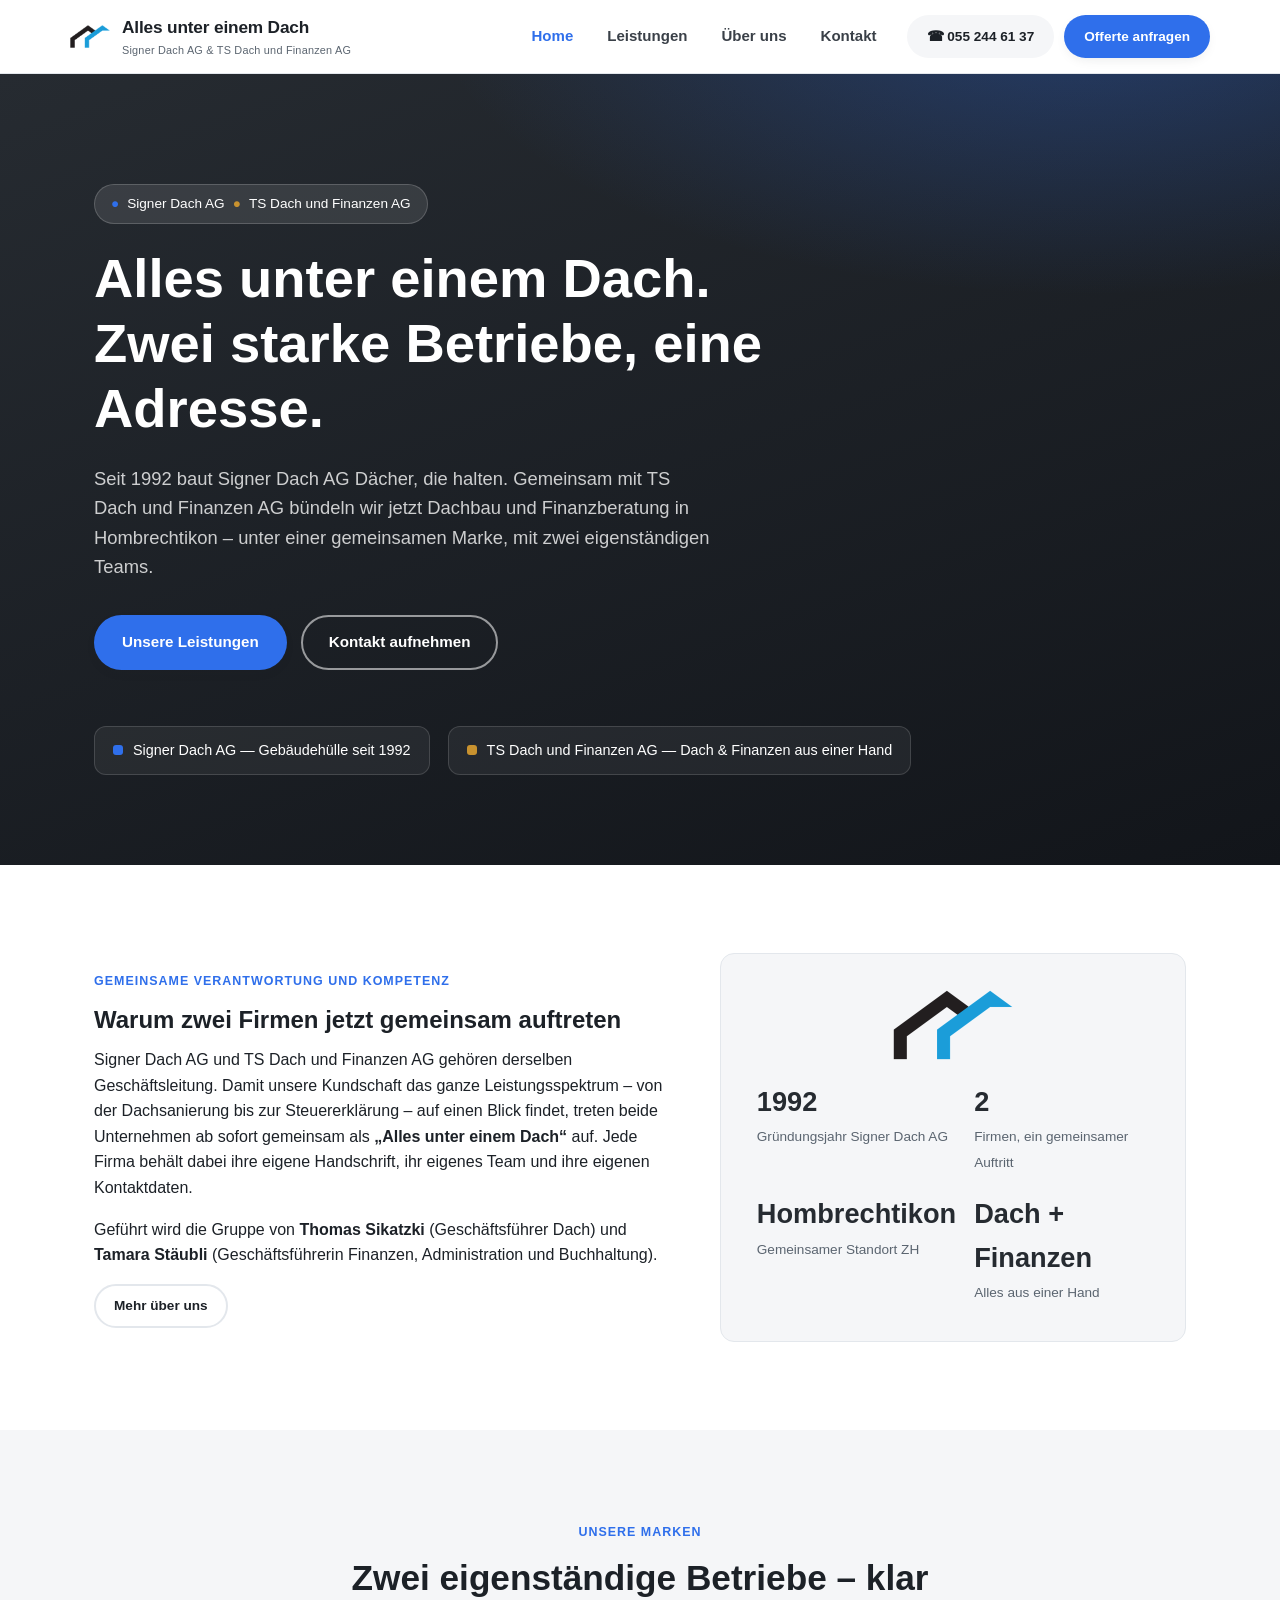
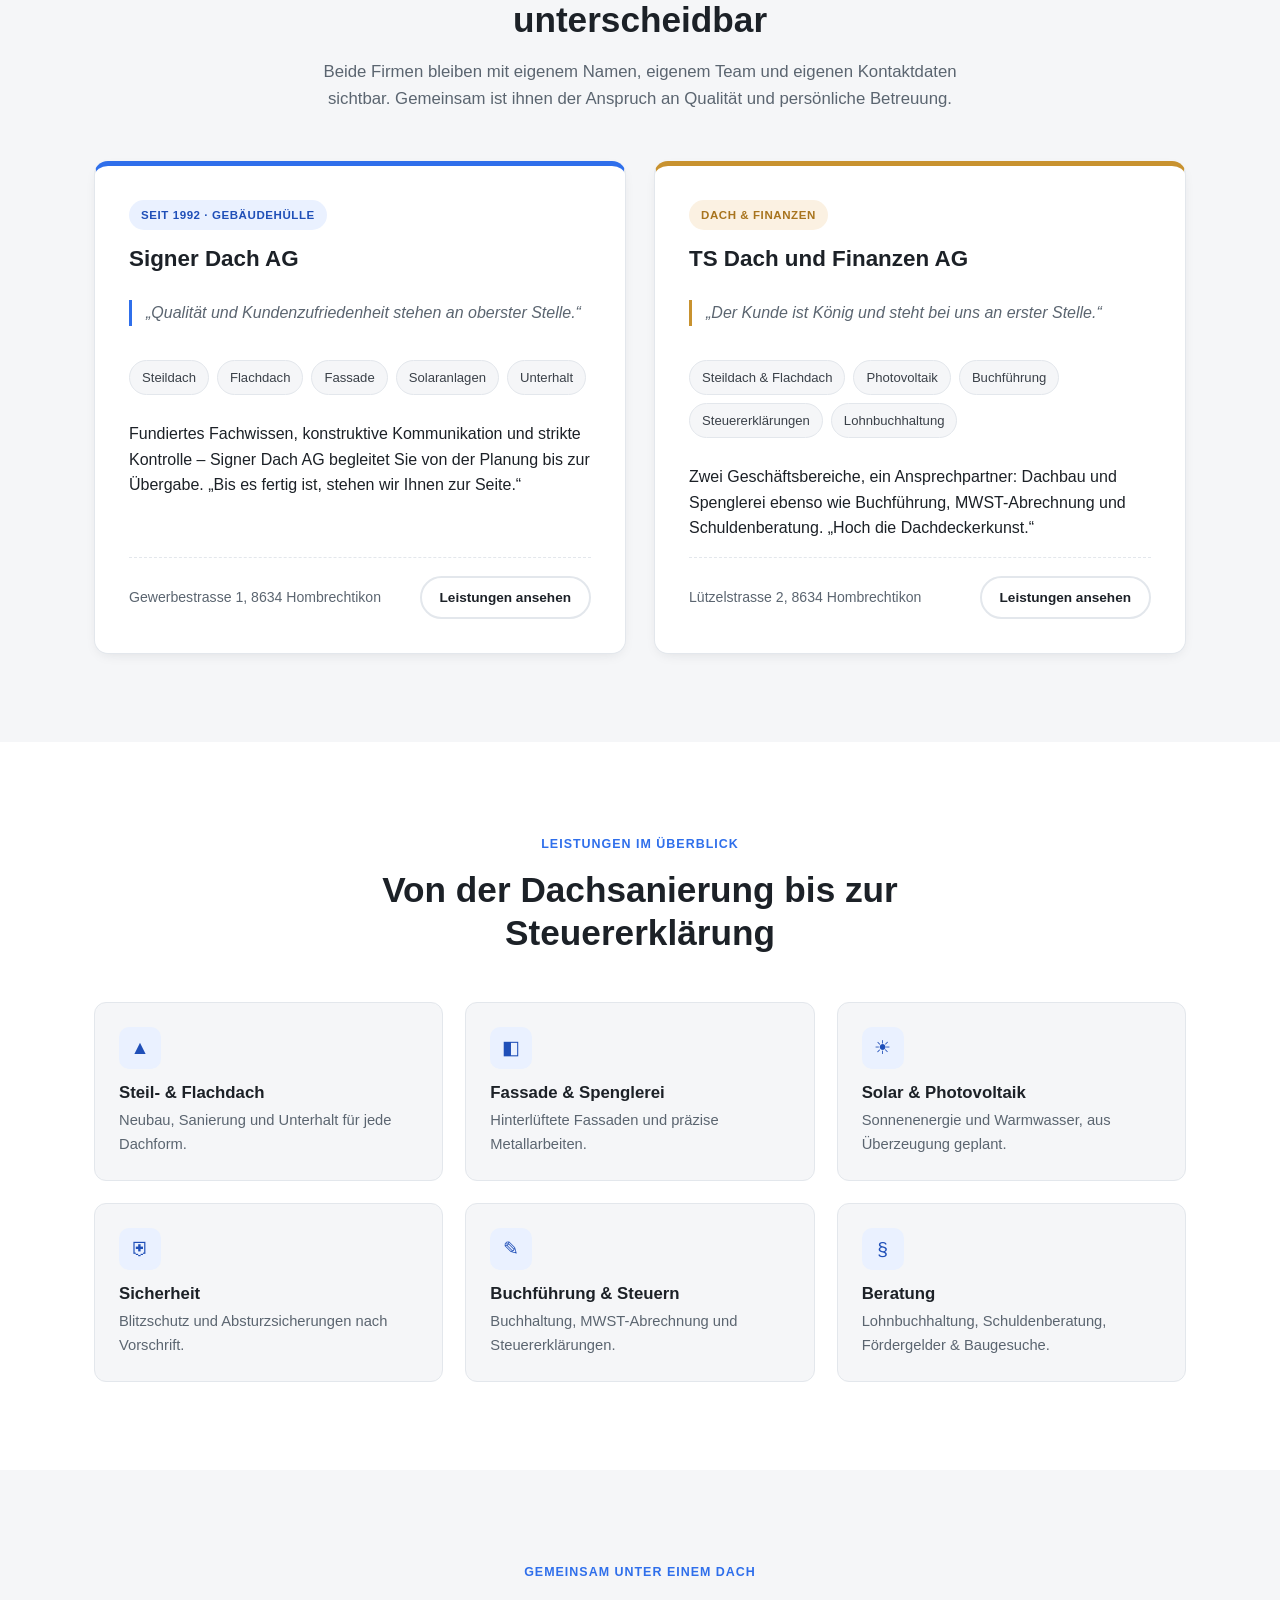
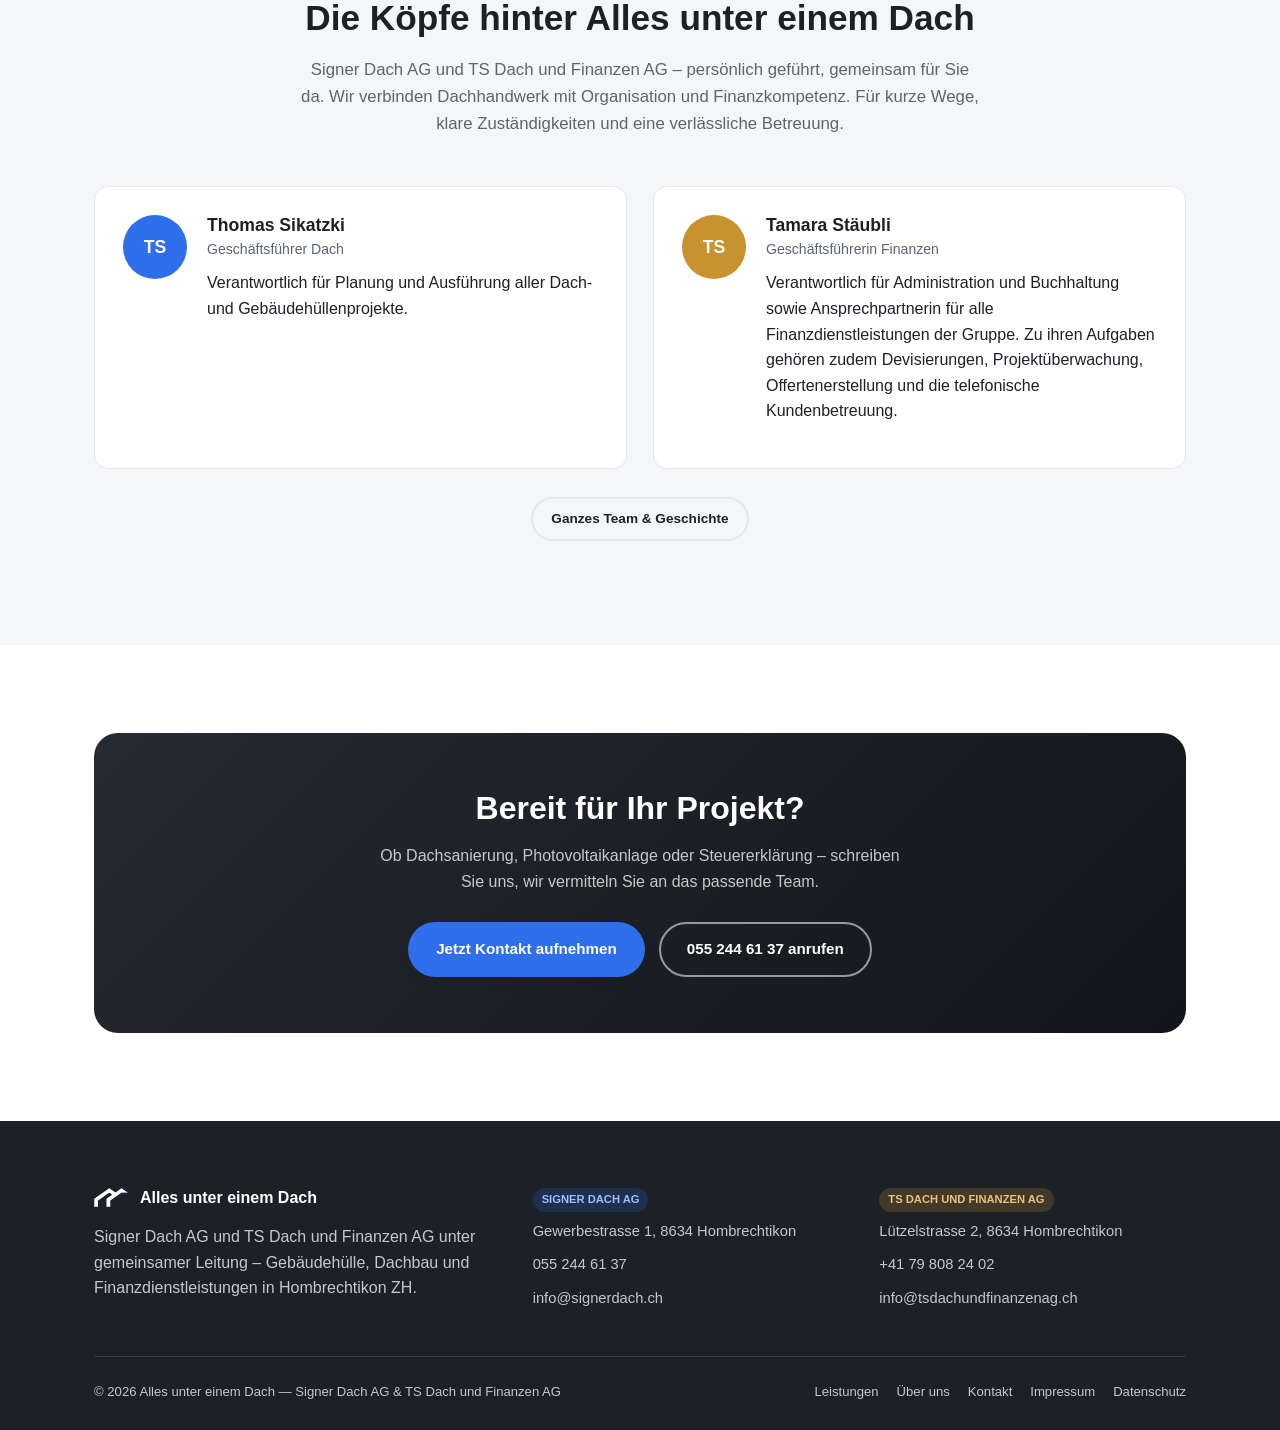
<file: index.html>
<!DOCTYPE html>
<html lang="de">
<head>
<meta charset="UTF-8">
<meta name="viewport" content="width=device-width, initial-scale=1.0">
<title>Alles unter einem Dach | Signer Dach AG &amp; TS Dach und Finanzen AG</title>
<meta name="description" content="Alles unter einem Dach vereint Signer Dach AG und TS Dach und Finanzen AG: Ihre Spezialisten für Gebäudehülle, Dachbau und Finanzdienstleistungen in Hombrechtikon – aus einer Hand.">
<link rel="icon" href="assets/favicon.ico" sizes="any">
<link rel="icon" type="image/svg+xml" href="assets/favicon.svg">
<link rel="stylesheet" href="css/style.css">
</head>
<body>

<header class="site-header">
  <div class="container header-inner">
    <a href="index.html" class="brand">
      <img src="assets/logo.svg" alt="Alles unter einem Dach Logo">
      <span>Alles unter einem Dach
        <small>Signer Dach AG &amp; TS Dach und Finanzen AG</small>
      </span>
    </a>
    <nav class="main-nav">
      <a href="index.html" class="active">Home</a>
      <a href="leistungen.html">Leistungen</a>
      <a href="ueber-uns.html">Über uns</a>
      <a href="kontakt.html">Kontakt</a>
    </nav>
    <div class="header-actions">
      <a href="tel:+41552446137" class="btn btn-ghost btn-sm">☎ 055 244 61 37</a>
      <a href="kontakt.html" class="btn btn-primary btn-sm">Offerte anfragen</a>
      <button class="nav-toggle" aria-label="Menü öffnen" aria-expanded="false">
        <span></span><span></span><span></span>
      </button>
    </div>
  </div>
</header>

<section class="hero">
  <div class="container">
    <div class="hero-tag"><span class="dot-blue">●</span> Signer Dach AG <span class="dot-gold">●</span> TS Dach und Finanzen AG</div>
    <h1>Alles unter einem Dach.<br>Zwei starke Betriebe, eine Adresse.</h1>
    <p class="lead">Seit 1992 baut Signer Dach AG Dächer, die halten. Gemeinsam mit TS Dach und Finanzen AG bündeln wir jetzt Dachbau und Finanzberatung in Hombrechtikon – unter einer gemeinsamen Marke, mit zwei eigenständigen Teams.</p>
    <div class="hero-actions">
      <a href="leistungen.html" class="btn btn-primary">Unsere Leistungen</a>
      <a href="kontakt.html" class="btn btn-outline">Kontakt aufnehmen</a>
    </div>
    <div class="hero-brandbar">
      <div class="chip"><span class="swatch swatch-blue"></span> Signer Dach AG — Gebäudehülle seit 1992</div>
      <div class="chip"><span class="swatch swatch-gold"></span> TS Dach und Finanzen AG — Dach &amp; Finanzen aus einer Hand</div>
    </div>
  </div>
</section>

<section>
  <div class="container">
    <div class="story">
      <div>
        <span class="eyebrow">Gemeinsame Verantwortung und Kompetenz</span>
        <h2>Warum zwei Firmen jetzt gemeinsam auftreten</h2>
        <p>Signer Dach AG und TS Dach und Finanzen AG gehören derselben Geschäftsleitung. Damit unsere Kundschaft das ganze Leistungsspektrum – von der Dachsanierung bis zur Steuererklärung – auf einen Blick findet, treten beide Unternehmen ab sofort gemeinsam als <strong>„Alles unter einem Dach“</strong> auf. Jede Firma behält dabei ihre eigene Handschrift, ihr eigenes Team und ihre eigenen Kontaktdaten.</p>
        <p>Geführt wird die Gruppe von <strong>Thomas Sikatzki</strong> (Geschäftsführer Dach) und <strong>Tamara Stäubli</strong> (Geschäftsführerin Finanzen, Administration und Buchhaltung).</p>
        <a href="ueber-uns.html" class="btn btn-outline-dark btn-sm">Mehr über uns</a>
      </div>
      <div class="story-figure">
        <img src="assets/logo.svg" alt="" class="merge-mark">
        <div class="story-stats">
          <div class="stat"><b>1992</b><span>Gründungsjahr Signer Dach AG</span></div>
          <div class="stat"><b>2</b><span>Firmen, ein gemeinsamer Auftritt</span></div>
          <div class="stat"><b>Hombrechtikon</b><span>Gemeinsamer Standort ZH</span></div>
          <div class="stat"><b>Dach + Finanzen</b><span>Alles aus einer Hand</span></div>
        </div>
      </div>
    </div>
  </div>
</section>

<section class="bg-soft">
  <div class="container">
    <div class="section-head center">
      <span class="eyebrow">Unsere Marken</span>
      <h2>Zwei eigenständige Betriebe – klar unterscheidbar</h2>
      <p>Beide Firmen bleiben mit eigenem Namen, eigenem Team und eigenen Kontaktdaten sichtbar. Gemeinsam ist ihnen der Anspruch an Qualität und persönliche Betreuung.</p>
    </div>
    <div class="brand-grid">
      <div class="brand-card">
        <span class="badge">Seit 1992 · Gebäudehülle</span>
        <h3>Signer Dach AG</h3>
        <p class="quote">„Qualität und Kundenzufriedenheit stehen an oberster Stelle.“</p>
        <ul class="tags">
          <li>Steildach</li><li>Flachdach</li><li>Fassade</li><li>Solaranlagen</li><li>Unterhalt</li>
        </ul>
        <p>Fundiertes Fachwissen, konstruktive Kommunikation und strikte Kontrolle – Signer Dach AG begleitet Sie von der Planung bis zur Übergabe. „Bis es fertig ist, stehen wir Ihnen zur Seite.“</p>
        <div class="card-footer">
          <span>Gewerbestrasse 1, 8634 Hombrechtikon</span>
          <a href="leistungen.html#signerdach" class="btn btn-outline-dark btn-sm">Leistungen ansehen</a>
        </div>
      </div>
      <div class="brand-card gold">
        <span class="badge">Dach &amp; Finanzen</span>
        <h3>TS Dach und Finanzen AG</h3>
        <p class="quote">„Der Kunde ist König und steht bei uns an erster Stelle.“</p>
        <ul class="tags">
          <li>Steildach &amp; Flachdach</li><li>Photovoltaik</li><li>Buchführung</li><li>Steuererklärungen</li><li>Lohnbuchhaltung</li>
        </ul>
        <p>Zwei Geschäftsbereiche, ein Ansprechpartner: Dachbau und Spenglerei ebenso wie Buchführung, MWST-Abrechnung und Schuldenberatung. „Hoch die Dachdeckerkunst.“</p>
        <div class="card-footer">
          <span>Lützelstrasse 2, 8634 Hombrechtikon</span>
          <a href="leistungen.html#tsdach" class="btn btn-outline-dark btn-sm">Leistungen ansehen</a>
        </div>
      </div>
    </div>
  </div>
</section>

<section>
  <div class="container">
    <div class="section-head center">
      <span class="eyebrow">Leistungen im Überblick</span>
      <h2>Von der Dachsanierung bis zur Steuererklärung</h2>
    </div>
    <div class="service-grid">
      <div class="service-card"><div class="icon">▲</div><h4>Steil- &amp; Flachdach</h4><p>Neubau, Sanierung und Unterhalt für jede Dachform.</p></div>
      <div class="service-card"><div class="icon">◧</div><h4>Fassade &amp; Spenglerei</h4><p>Hinterlüftete Fassaden und präzise Metallarbeiten.</p></div>
      <div class="service-card"><div class="icon">☀</div><h4>Solar &amp; Photovoltaik</h4><p>Sonnenenergie und Warmwasser, aus Überzeugung geplant.</p></div>
      <div class="service-card"><div class="icon">⛨</div><h4>Sicherheit</h4><p>Blitzschutz und Absturzsicherungen nach Vorschrift.</p></div>
      <div class="service-card"><div class="icon">✎</div><h4>Buchführung &amp; Steuern</h4><p>Buchhaltung, MWST-Abrechnung und Steuererklärungen.</p></div>
      <div class="service-card"><div class="icon">§</div><h4>Beratung</h4><p>Lohnbuchhaltung, Schuldenberatung, Fördergelder &amp; Baugesuche.</p></div>
    </div>
  </div>
</section>

<section class="bg-soft">
  <div class="container">
    <div class="section-head center">
      <span class="eyebrow">Gemeinsam unter einem Dach</span>
      <h2>Die Köpfe hinter Alles unter einem Dach</h2>
      <p>Signer Dach AG und TS Dach und Finanzen AG – persönlich geführt, gemeinsam für Sie da. Wir verbinden Dachhandwerk mit Organisation und Finanzkompetenz. Für kurze Wege, klare Zuständigkeiten und eine verlässliche Betreuung.</p>
    </div>
    <div class="team-grid">
      <div class="team-card">
        <div class="avatar">TS</div>
        <div>
          <h4>Thomas Sikatzki</h4>
          <span class="role">Geschäftsführer Dach</span>
          <p>Verantwortlich für Planung und Ausführung aller Dach- und Gebäudehüllenprojekte.</p>
        </div>
      </div>
      <div class="team-card gold">
        <div class="avatar">TS</div>
        <div>
          <h4>Tamara Stäubli</h4>
          <span class="role">Geschäftsführerin Finanzen</span>
          <p>Verantwortlich für Administration und Buchhaltung sowie Ansprechpartnerin für alle Finanzdienstleistungen der Gruppe. Zu ihren Aufgaben gehören zudem Devisierungen, Projektüberwachung, Offertenerstellung und die telefonische Kundenbetreuung.</p>
        </div>
      </div>
    </div>
    <p style="text-align:center; margin-top:28px;"><a href="ueber-uns.html" class="btn btn-outline-dark btn-sm">Ganzes Team &amp; Geschichte</a></p>
  </div>
</section>

<section>
  <div class="container">
    <div class="cta-band">
      <h2>Bereit für Ihr Projekt?</h2>
      <p>Ob Dachsanierung, Photovoltaikanlage oder Steuererklärung – schreiben Sie uns, wir vermitteln Sie an das passende Team.</p>
      <div class="btn-row">
        <a href="kontakt.html" class="btn btn-primary">Jetzt Kontakt aufnehmen</a>
        <a href="tel:+41552446137" class="btn btn-outline">055 244 61 37 anrufen</a>
      </div>
    </div>
  </div>
</section>

<footer class="site-footer">
  <div class="container">
    <div class="footer-grid">
      <div>
        <div class="footer-brand"><img src="assets/logo-white.svg" alt=""> Alles unter einem Dach</div>
        <p>Signer Dach AG und TS Dach und Finanzen AG unter gemeinsamer Leitung – Gebäudehülle, Dachbau und Finanzdienstleistungen in Hombrechtikon ZH.</p>
      </div>
      <div class="footer-col">
        <span class="tag blue">Signer Dach AG</span>
        <ul>
          <li>Gewerbestrasse 1, 8634 Hombrechtikon</li>
          <li><a href="tel:+41552446137">055 244 61 37</a></li>
          <li><a href="mailto:info@signerdach.ch">info@signerdach.ch</a></li>
        </ul>
      </div>
      <div class="footer-col">
        <span class="tag gold">TS Dach und Finanzen AG</span>
        <ul>
          <li>Lützelstrasse 2, 8634 Hombrechtikon</li>
          <li><a href="tel:+41798082402">+41 79 808 24 02</a></li>
          <li><a href="mailto:info@tsdachundfinanzenag.ch">info@tsdachundfinanzenag.ch</a></li>
        </ul>
      </div>
    </div>
    <div class="footer-bottom">
      <span>&copy; <span id="year"></span> Alles unter einem Dach — Signer Dach AG &amp; TS Dach und Finanzen AG</span>
      <ul>
        <li><a href="leistungen.html">Leistungen</a></li>
        <li><a href="ueber-uns.html">Über uns</a></li>
        <li><a href="kontakt.html">Kontakt</a></li>
        <li><a href="impressum.html">Impressum</a></li>
        <li><a href="datenschutz.html">Datenschutz</a></li>
      </ul>
    </div>
  </div>
</footer>

<script src="js/main.js"></script>
</body>
</html>
</file>
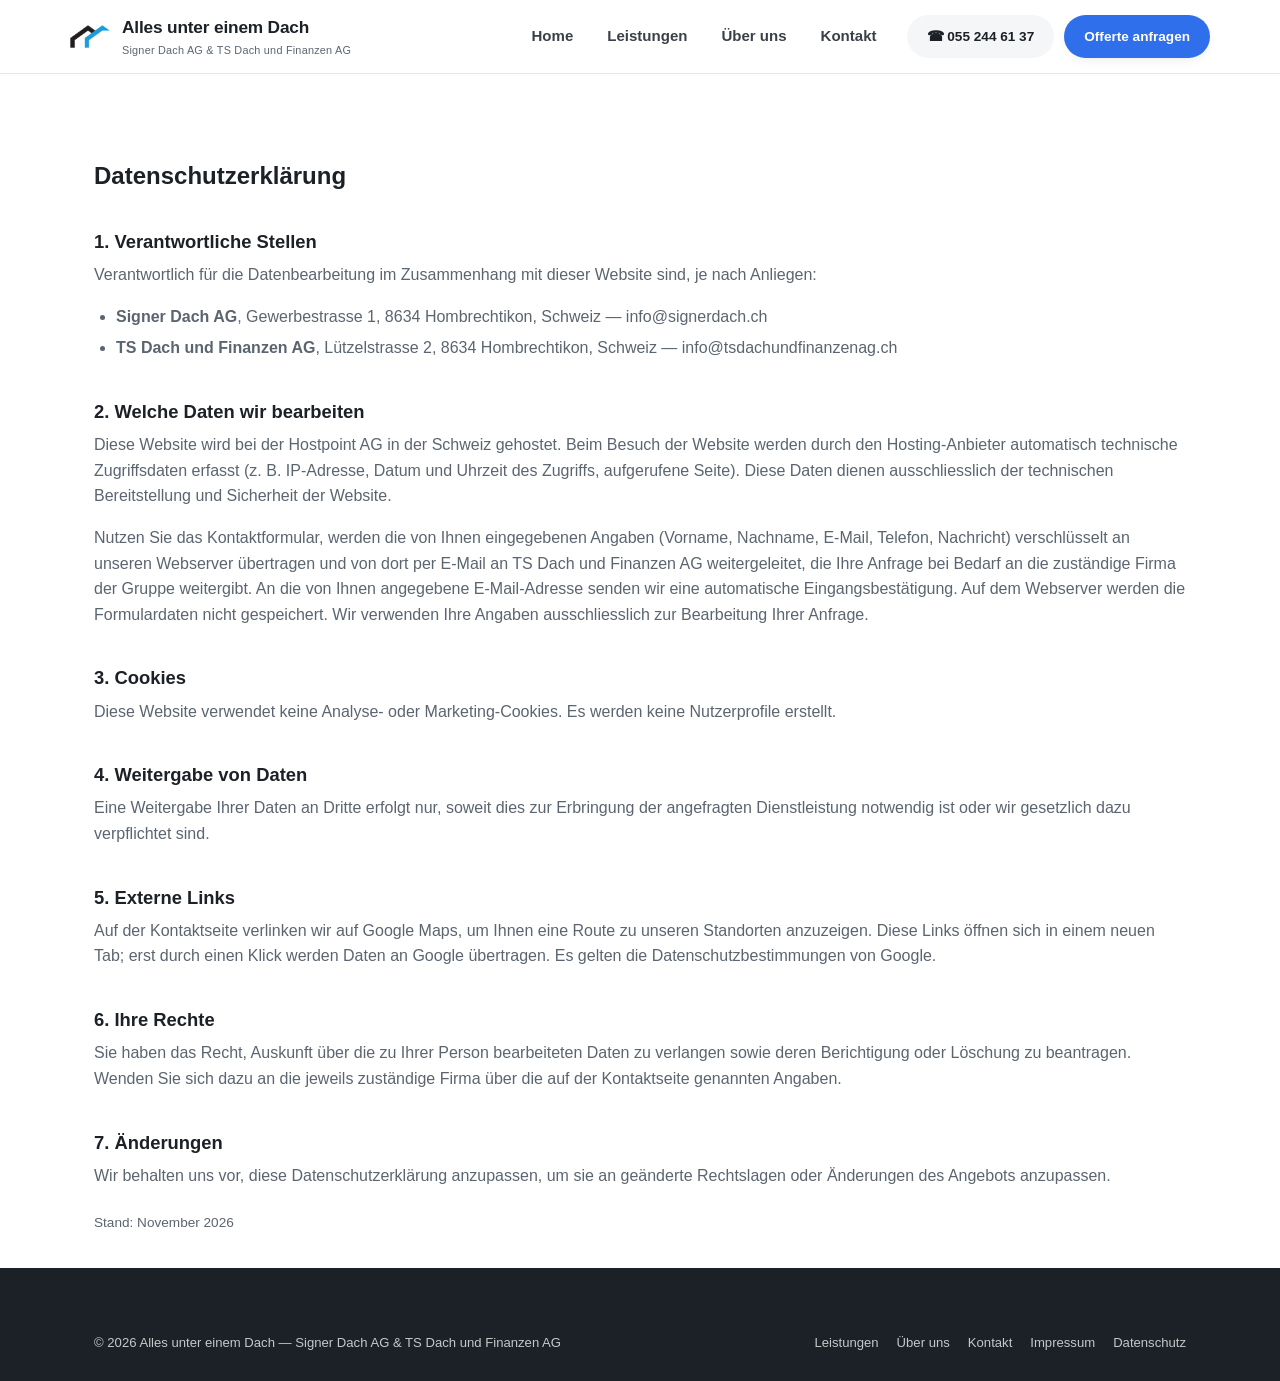
<file: datenschutz.html>
<!DOCTYPE html>
<html lang="de">
<head>
<meta charset="UTF-8">
<meta name="viewport" content="width=device-width, initial-scale=1.0">
<title>Datenschutz | Alles unter einem Dach</title>
<link rel="icon" href="assets/favicon.ico" sizes="any">
<link rel="icon" type="image/svg+xml" href="assets/favicon.svg">
<link rel="stylesheet" href="css/style.css">
</head>
<body>

<header class="site-header">
  <div class="container header-inner">
    <a href="index.html" class="brand">
      <img src="assets/logo.svg" alt="Alles unter einem Dach Logo">
      <span>Alles unter einem Dach
        <small>Signer Dach AG &amp; TS Dach und Finanzen AG</small>
      </span>
    </a>
    <nav class="main-nav">
      <a href="index.html">Home</a>
      <a href="leistungen.html">Leistungen</a>
      <a href="ueber-uns.html">Über uns</a>
      <a href="kontakt.html">Kontakt</a>
    </nav>
    <div class="header-actions">
      <a href="tel:+41552446137" class="btn btn-ghost btn-sm">☎ 055 244 61 37</a>
      <a href="kontakt.html" class="btn btn-primary btn-sm">Offerte anfragen</a>
      <button class="nav-toggle" aria-label="Menü öffnen" aria-expanded="false">
        <span></span><span></span><span></span>
      </button>
    </div>
  </div>
</header>

<section style="padding-bottom:20px;">
  <div class="container legal">
    <h1>Datenschutzerklärung</h1>
    <h2>1. Verantwortliche Stellen</h2>
    <p>Verantwortlich für die Datenbearbeitung im Zusammenhang mit dieser Website sind, je nach Anliegen:</p>
    <ul>
      <li><strong>Signer Dach AG</strong>, Gewerbestrasse 1, 8634 Hombrechtikon, Schweiz — <a href="mailto:info@signerdach.ch">info@signerdach.ch</a></li>
      <li><strong>TS Dach und Finanzen AG</strong>, Lützelstrasse 2, 8634 Hombrechtikon, Schweiz — <a href="mailto:info@tsdachundfinanzenag.ch">info@tsdachundfinanzenag.ch</a></li>
    </ul>

    <h2>2. Welche Daten wir bearbeiten</h2>
    <p>Diese Website wird bei der Hostpoint AG in der Schweiz gehostet. Beim Besuch der Website werden durch den Hosting-Anbieter automatisch technische Zugriffsdaten erfasst (z. B. IP-Adresse, Datum und Uhrzeit des Zugriffs, aufgerufene Seite). Diese Daten dienen ausschliesslich der technischen Bereitstellung und Sicherheit der Website.</p>
    <p>Nutzen Sie das Kontaktformular, werden die von Ihnen eingegebenen Angaben (Vorname, Nachname, E-Mail, Telefon, Nachricht) verschlüsselt an unseren Webserver übertragen und von dort per E-Mail an TS Dach und Finanzen AG weitergeleitet, die Ihre Anfrage bei Bedarf an die zuständige Firma der Gruppe weitergibt. An die von Ihnen angegebene E-Mail-Adresse senden wir eine automatische Eingangsbestätigung. Auf dem Webserver werden die Formulardaten nicht gespeichert. Wir verwenden Ihre Angaben ausschliesslich zur Bearbeitung Ihrer Anfrage.</p>

    <h2>3. Cookies</h2>
    <p>Diese Website verwendet keine Analyse- oder Marketing-Cookies. Es werden keine Nutzerprofile erstellt.</p>

    <h2>4. Weitergabe von Daten</h2>
    <p>Eine Weitergabe Ihrer Daten an Dritte erfolgt nur, soweit dies zur Erbringung der angefragten Dienstleistung notwendig ist oder wir gesetzlich dazu verpflichtet sind.</p>

    <h2>5. Externe Links</h2>
    <p>Auf der Kontaktseite verlinken wir auf Google Maps, um Ihnen eine Route zu unseren Standorten anzuzeigen. Diese Links öffnen sich in einem neuen Tab; erst durch einen Klick werden Daten an Google übertragen. Es gelten die Datenschutzbestimmungen von Google.</p>

    <h2>6. Ihre Rechte</h2>
    <p>Sie haben das Recht, Auskunft über die zu Ihrer Person bearbeiteten Daten zu verlangen sowie deren Berichtigung oder Löschung zu beantragen. Wenden Sie sich dazu an die jeweils zuständige Firma über die auf der <a href="kontakt.html">Kontaktseite</a> genannten Angaben.</p>

    <h2>7. Änderungen</h2>
    <p>Wir behalten uns vor, diese Datenschutzerklärung anzupassen, um sie an geänderte Rechtslagen oder Änderungen des Angebots anzupassen.</p>

    <p style="margin-top:24px; font-size:0.85rem;">Stand: November 2026</p>
  </div>
</section>

<footer class="site-footer">
  <div class="container">
    <div class="footer-bottom" style="border-top:none; padding-top:0;">
      <span>&copy; <span id="year"></span> Alles unter einem Dach — Signer Dach AG &amp; TS Dach und Finanzen AG</span>
      <ul>
        <li><a href="leistungen.html">Leistungen</a></li>
        <li><a href="ueber-uns.html">Über uns</a></li>
        <li><a href="kontakt.html">Kontakt</a></li>
        <li><a href="impressum.html">Impressum</a></li>
        <li><a href="datenschutz.html">Datenschutz</a></li>
      </ul>
    </div>
  </div>
</footer>

<script src="js/main.js"></script>
</body>
</html>
</file>
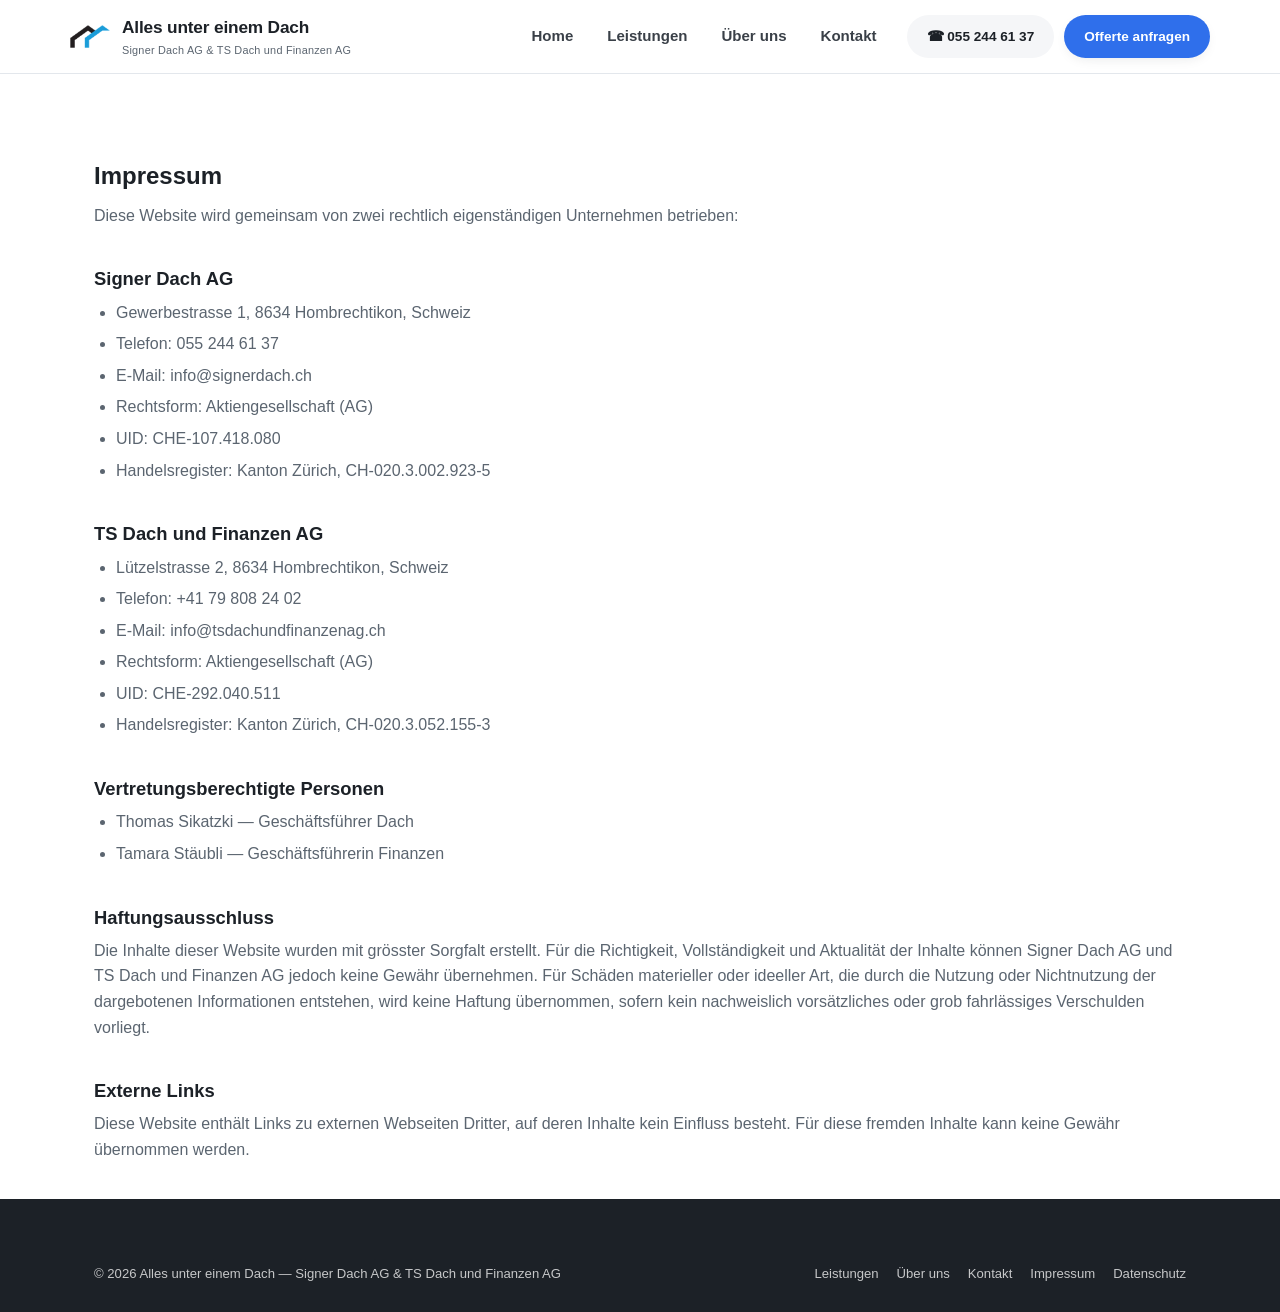
<file: impressum.html>
<!DOCTYPE html>
<html lang="de">
<head>
<meta charset="UTF-8">
<meta name="viewport" content="width=device-width, initial-scale=1.0">
<title>Impressum | Alles unter einem Dach</title>
<link rel="icon" href="assets/favicon.ico" sizes="any">
<link rel="icon" type="image/svg+xml" href="assets/favicon.svg">
<link rel="stylesheet" href="css/style.css">
</head>
<body>

<header class="site-header">
  <div class="container header-inner">
    <a href="index.html" class="brand">
      <img src="assets/logo.svg" alt="Alles unter einem Dach Logo">
      <span>Alles unter einem Dach
        <small>Signer Dach AG &amp; TS Dach und Finanzen AG</small>
      </span>
    </a>
    <nav class="main-nav">
      <a href="index.html">Home</a>
      <a href="leistungen.html">Leistungen</a>
      <a href="ueber-uns.html">Über uns</a>
      <a href="kontakt.html">Kontakt</a>
    </nav>
    <div class="header-actions">
      <a href="tel:+41552446137" class="btn btn-ghost btn-sm">☎ 055 244 61 37</a>
      <a href="kontakt.html" class="btn btn-primary btn-sm">Offerte anfragen</a>
      <button class="nav-toggle" aria-label="Menü öffnen" aria-expanded="false">
        <span></span><span></span><span></span>
      </button>
    </div>
  </div>
</header>

<section style="padding-bottom:20px;">
  <div class="container legal">
    <h1>Impressum</h1>
    <p>Diese Website wird gemeinsam von zwei rechtlich eigenständigen Unternehmen betrieben:</p>

    <h2>Signer Dach AG</h2>
    <ul>
      <li>Gewerbestrasse 1, 8634 Hombrechtikon, Schweiz</li>
      <li>Telefon: <a href="tel:+41552446137">055 244 61 37</a></li>
      <li>E-Mail: <a href="mailto:info@signerdach.ch">info@signerdach.ch</a></li>
      <li>Rechtsform: Aktiengesellschaft (AG)</li>
      <li>UID: CHE-107.418.080</li>
      <li>Handelsregister: Kanton Zürich, CH-020.3.002.923-5</li>
    </ul>

    <h2>TS Dach und Finanzen AG</h2>
    <ul>
      <li>Lützelstrasse 2, 8634 Hombrechtikon, Schweiz</li>
      <li>Telefon: <a href="tel:+41798082402">+41 79 808 24 02</a></li>
      <li>E-Mail: <a href="mailto:info@tsdachundfinanzenag.ch">info@tsdachundfinanzenag.ch</a></li>
      <li>Rechtsform: Aktiengesellschaft (AG)</li>
      <li>UID: CHE-292.040.511</li>
      <li>Handelsregister: Kanton Zürich, CH-020.3.052.155-3</li>
    </ul>

    <h2>Vertretungsberechtigte Personen</h2>
    <ul>
      <li>Thomas Sikatzki — Geschäftsführer Dach</li>
      <li>Tamara Stäubli — Geschäftsführerin Finanzen</li>
    </ul>

    <h2>Haftungsausschluss</h2>
    <p>Die Inhalte dieser Website wurden mit grösster Sorgfalt erstellt. Für die Richtigkeit, Vollständigkeit und Aktualität der Inhalte können Signer Dach AG und TS Dach und Finanzen AG jedoch keine Gewähr übernehmen. Für Schäden materieller oder ideeller Art, die durch die Nutzung oder Nichtnutzung der dargebotenen Informationen entstehen, wird keine Haftung übernommen, sofern kein nachweislich vorsätzliches oder grob fahrlässiges Verschulden vorliegt.</p>

    <h2>Externe Links</h2>
    <p>Diese Website enthält Links zu externen Webseiten Dritter, auf deren Inhalte kein Einfluss besteht. Für diese fremden Inhalte kann keine Gewähr übernommen werden.</p>
  </div>
</section>

<footer class="site-footer">
  <div class="container">
    <div class="footer-bottom" style="border-top:none; padding-top:0;">
      <span>&copy; <span id="year"></span> Alles unter einem Dach — Signer Dach AG &amp; TS Dach und Finanzen AG</span>
      <ul>
        <li><a href="leistungen.html">Leistungen</a></li>
        <li><a href="ueber-uns.html">Über uns</a></li>
        <li><a href="kontakt.html">Kontakt</a></li>
        <li><a href="impressum.html">Impressum</a></li>
        <li><a href="datenschutz.html">Datenschutz</a></li>
      </ul>
    </div>
  </div>
</footer>

<script src="js/main.js"></script>
</body>
</html>
</file>
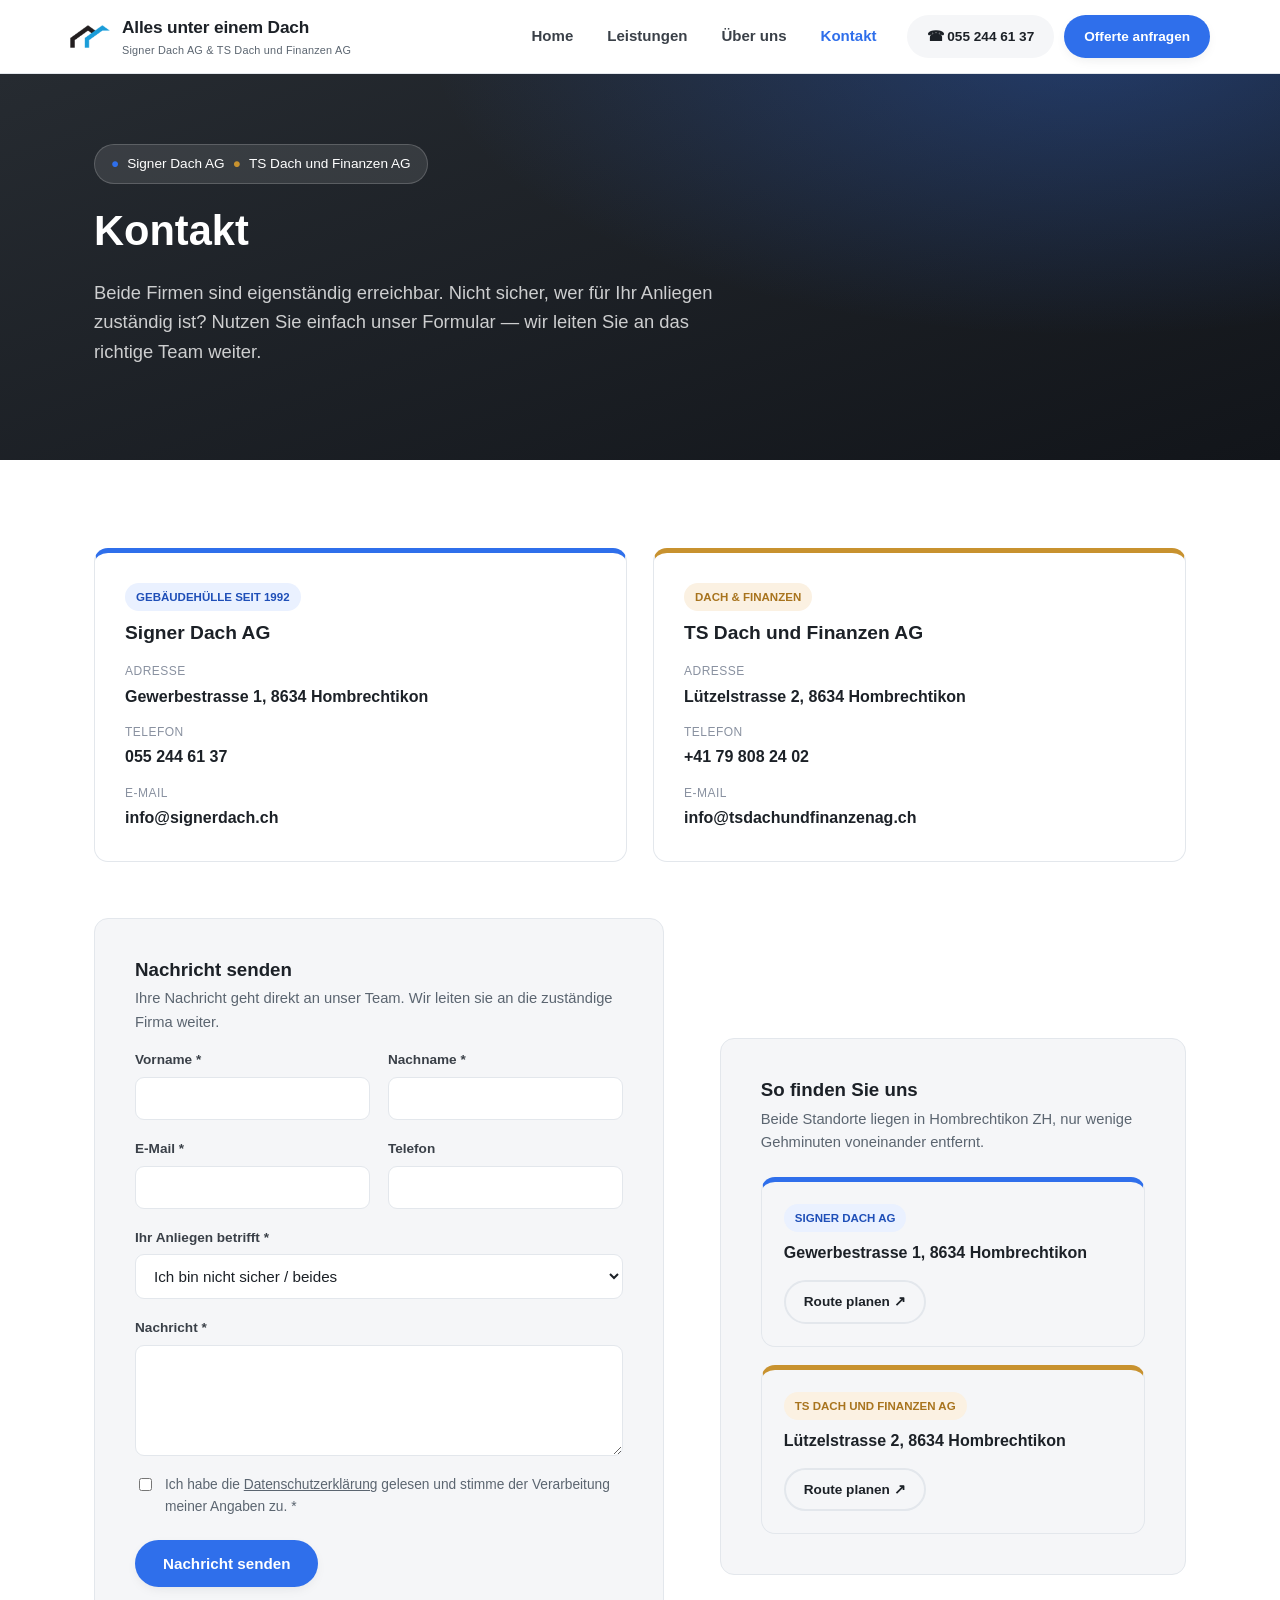
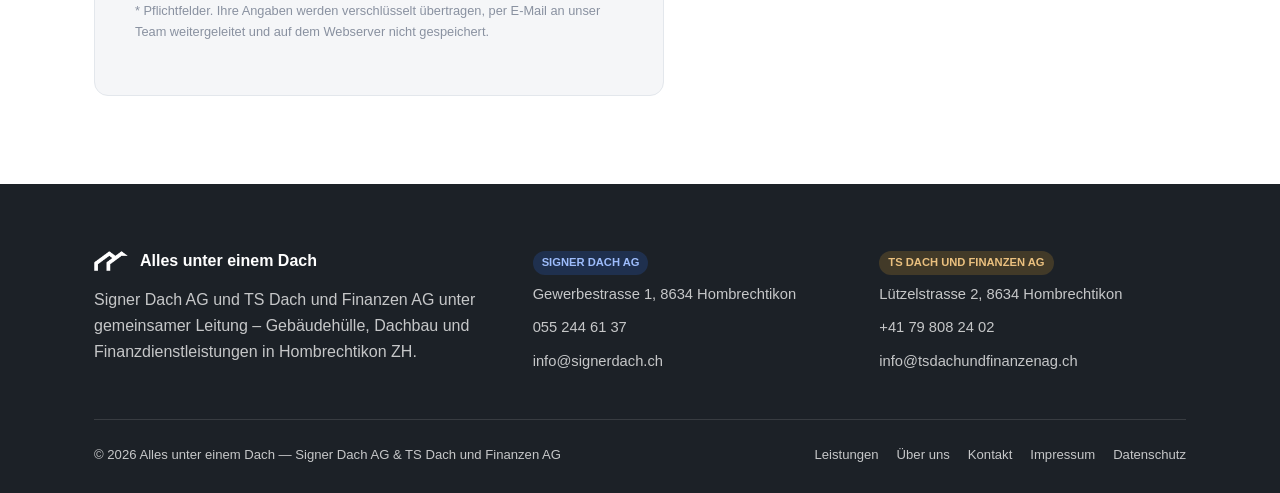
<file: kontakt.html>
<!DOCTYPE html>
<html lang="de">
<head>
<meta charset="UTF-8">
<meta name="viewport" content="width=device-width, initial-scale=1.0">
<title>Kontakt | Alles unter einem Dach</title>
<meta name="description" content="Kontaktieren Sie Signer Dach AG oder TS Dach und Finanzen AG in Hombrechtikon — Dach- und Finanzdienstleistungen aus einer Hand.">
<link rel="icon" href="assets/favicon.ico" sizes="any">
<link rel="icon" type="image/svg+xml" href="assets/favicon.svg">
<link rel="stylesheet" href="css/style.css">
</head>
<body>

<header class="site-header">
  <div class="container header-inner">
    <a href="index.html" class="brand">
      <img src="assets/logo.svg" alt="Alles unter einem Dach Logo">
      <span>Alles unter einem Dach
        <small>Signer Dach AG &amp; TS Dach und Finanzen AG</small>
      </span>
    </a>
    <nav class="main-nav">
      <a href="index.html">Home</a>
      <a href="leistungen.html">Leistungen</a>
      <a href="ueber-uns.html">Über uns</a>
      <a href="kontakt.html" class="active">Kontakt</a>
    </nav>
    <div class="header-actions">
      <a href="tel:+41552446137" class="btn btn-ghost btn-sm">☎ 055 244 61 37</a>
      <a href="kontakt.html" class="btn btn-primary btn-sm">Offerte anfragen</a>
      <button class="nav-toggle" aria-label="Menü öffnen" aria-expanded="false">
        <span></span><span></span><span></span>
      </button>
    </div>
  </div>
</header>

<section class="hero" style="padding:70px 0 60px;">
  <div class="container">
    <div class="hero-tag"><span class="dot-blue">●</span> Signer Dach AG <span class="dot-gold">●</span> TS Dach und Finanzen AG</div>
    <h1 style="font-size:clamp(1.8rem,4vw,2.6rem);">Kontakt</h1>
    <p class="lead">Beide Firmen sind eigenständig erreichbar. Nicht sicher, wer für Ihr Anliegen zuständig ist? Nutzen Sie einfach unser Formular — wir leiten Sie an das richtige Team weiter.</p>
  </div>
</section>

<section>
  <div class="container">
    <div class="contact-grid">
      <div class="contact-card">
        <span class="badge" style="display:inline-block; background:var(--blue-tint); color:var(--blue-dark); font-size:0.72rem; font-weight:700; text-transform:uppercase; padding:5px 11px; border-radius:999px; margin-bottom:10px;">Gebäudehülle seit 1992</span>
        <h3>Signer Dach AG</h3>
        <dl>
          <dt>Adresse</dt><dd>Gewerbestrasse 1, 8634 Hombrechtikon</dd>
          <dt>Telefon</dt><dd><a href="tel:+41552446137">055 244 61 37</a></dd>
          <dt>E-Mail</dt><dd><a href="mailto:info@signerdach.ch">info@signerdach.ch</a></dd>
        </dl>
      </div>
      <div class="contact-card gold">
        <span class="badge" style="display:inline-block; background:var(--gold-tint); color:var(--gold-dark); font-size:0.72rem; font-weight:700; text-transform:uppercase; padding:5px 11px; border-radius:999px; margin-bottom:10px;">Dach &amp; Finanzen</span>
        <h3>TS Dach und Finanzen AG</h3>
        <dl>
          <dt>Adresse</dt><dd>Lützelstrasse 2, 8634 Hombrechtikon</dd>
          <dt>Telefon</dt><dd><a href="tel:+41798082402">+41 79 808 24 02</a></dd>
          <dt>E-Mail</dt><dd><a href="mailto:info@tsdachundfinanzenag.ch">info@tsdachundfinanzenag.ch</a></dd>
        </dl>
      </div>
    </div>

    <div class="story">
      <div class="form-wrap">
        <h3 style="margin-bottom:6px;">Nachricht senden</h3>
        <p style="color:var(--muted); font-size:0.92rem;">Ihre Nachricht geht direkt an unser Team. Wir leiten sie an die zuständige Firma weiter.</p>
        <form id="contact-form" action="kontakt.php" method="post">
          <div class="form-grid">
            <div class="field">
              <label for="firstname">Vorname *</label>
              <input type="text" id="firstname" name="firstname" maxlength="100" required>
            </div>
            <div class="field">
              <label for="lastname">Nachname *</label>
              <input type="text" id="lastname" name="lastname" maxlength="100" required>
            </div>
            <div class="field">
              <label for="email">E-Mail *</label>
              <input type="email" id="email" name="email" maxlength="200" required>
            </div>
            <div class="field">
              <label for="phone">Telefon</label>
              <input type="tel" id="phone" name="phone" maxlength="50">
            </div>
            <div class="field full" style="position:absolute; left:-9999px;" aria-hidden="true">
              <label for="website">Bitte leer lassen</label>
              <input type="text" id="website" name="website" tabindex="-1" autocomplete="off">
            </div>
            <div class="field full">
              <label for="topic">Ihr Anliegen betrifft *</label>
              <select id="topic" name="topic" required>
                <option value="signerdach">Dach — Signer Dach AG</option>
                <option value="tsdach">Dach &amp; Finanzen — TS Dach und Finanzen AG</option>
                <option value="both" selected>Ich bin nicht sicher / beides</option>
              </select>
            </div>
            <div class="field full">
              <label for="message">Nachricht *</label>
              <textarea id="message" name="message" rows="5" maxlength="5000" required></textarea>
            </div>
            <div class="field checkbox full">
              <input type="checkbox" id="privacy" name="privacy" value="1" required>
              <label for="privacy">Ich habe die <a href="datenschutz.html" style="text-decoration:underline;">Datenschutzerklärung</a> gelesen und stimme der Verarbeitung meiner Angaben zu. *</label>
            </div>
          </div>
          <button type="submit" class="btn btn-primary" style="margin-top:22px;">Nachricht senden</button>
          <p class="form-note">* Pflichtfelder. Ihre Angaben werden verschlüsselt übertragen, per E-Mail an unser Team weitergeleitet und auf dem Webserver nicht gespeichert.</p>
          <div class="form-success" id="form-success" role="status" aria-live="polite"></div>
        </form>
      </div>
      <div>
        <div class="form-wrap" style="height:100%;">
          <h3 style="margin-bottom:6px;">So finden Sie uns</h3>
          <p style="color:var(--muted); font-size:0.92rem;">Beide Standorte liegen in Hombrechtikon ZH, nur wenige Gehminuten voneinander entfernt.</p>

          <div class="contact-card" style="margin-top:22px; padding:22px;">
            <span class="badge" style="display:inline-block; background:var(--blue-tint); color:var(--blue-dark); font-size:0.72rem; font-weight:700; text-transform:uppercase; padding:5px 11px; border-radius:999px; margin-bottom:8px;">Signer Dach AG</span>
            <p style="margin:0 0 14px; font-weight:600;">Gewerbestrasse 1, 8634 Hombrechtikon</p>
            <a href="https://www.google.com/maps/search/?api=1&query=Gewerbestrasse%201%2C%208634%20Hombrechtikon" target="_blank" rel="noopener" class="btn btn-outline-dark btn-sm">Route planen ↗</a>
          </div>

          <div class="contact-card gold" style="margin-top:18px; padding:22px;">
            <span class="badge" style="display:inline-block; background:var(--gold-tint); color:var(--gold-dark); font-size:0.72rem; font-weight:700; text-transform:uppercase; padding:5px 11px; border-radius:999px; margin-bottom:8px;">TS Dach und Finanzen AG</span>
            <p style="margin:0 0 14px; font-weight:600;">Lützelstrasse 2, 8634 Hombrechtikon</p>
            <a href="https://www.google.com/maps/search/?api=1&query=L%C3%BCtzelstrasse%202%2C%208634%20Hombrechtikon" target="_blank" rel="noopener" class="btn btn-outline-dark btn-sm">Route planen ↗</a>
          </div>
        </div>
      </div>
    </div>
  </div>
</section>

<footer class="site-footer">
  <div class="container">
    <div class="footer-grid">
      <div>
        <div class="footer-brand"><img src="assets/logo-white.svg" alt=""> Alles unter einem Dach</div>
        <p>Signer Dach AG und TS Dach und Finanzen AG unter gemeinsamer Leitung – Gebäudehülle, Dachbau und Finanzdienstleistungen in Hombrechtikon ZH.</p>
      </div>
      <div class="footer-col">
        <span class="tag blue">Signer Dach AG</span>
        <ul>
          <li>Gewerbestrasse 1, 8634 Hombrechtikon</li>
          <li><a href="tel:+41552446137">055 244 61 37</a></li>
          <li><a href="mailto:info@signerdach.ch">info@signerdach.ch</a></li>
        </ul>
      </div>
      <div class="footer-col">
        <span class="tag gold">TS Dach und Finanzen AG</span>
        <ul>
          <li>Lützelstrasse 2, 8634 Hombrechtikon</li>
          <li><a href="tel:+41798082402">+41 79 808 24 02</a></li>
          <li><a href="mailto:info@tsdachundfinanzenag.ch">info@tsdachundfinanzenag.ch</a></li>
        </ul>
      </div>
    </div>
    <div class="footer-bottom">
      <span>&copy; <span id="year"></span> Alles unter einem Dach — Signer Dach AG &amp; TS Dach und Finanzen AG</span>
      <ul>
        <li><a href="leistungen.html">Leistungen</a></li>
        <li><a href="ueber-uns.html">Über uns</a></li>
        <li><a href="kontakt.html">Kontakt</a></li>
        <li><a href="impressum.html">Impressum</a></li>
        <li><a href="datenschutz.html">Datenschutz</a></li>
      </ul>
    </div>
  </div>
</footer>

<script src="js/main.js"></script>
</body>
</html>
</file>
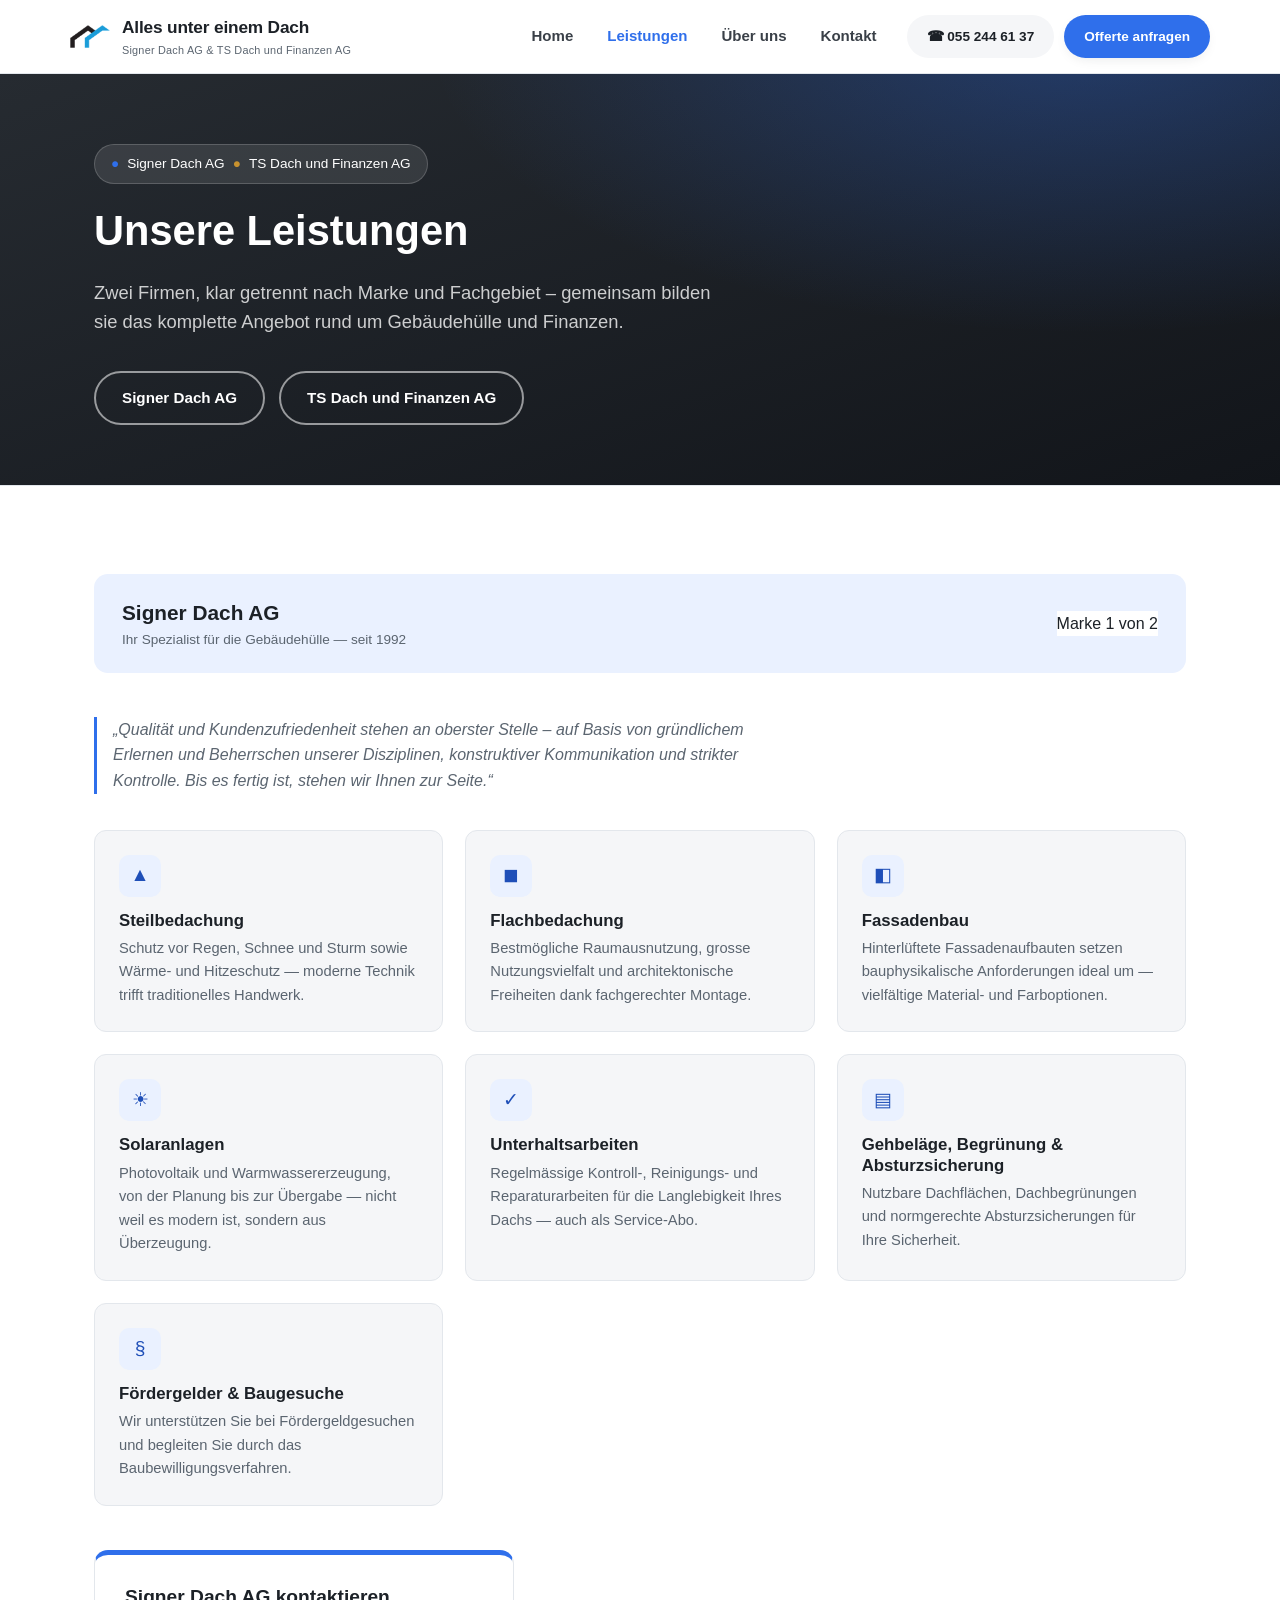
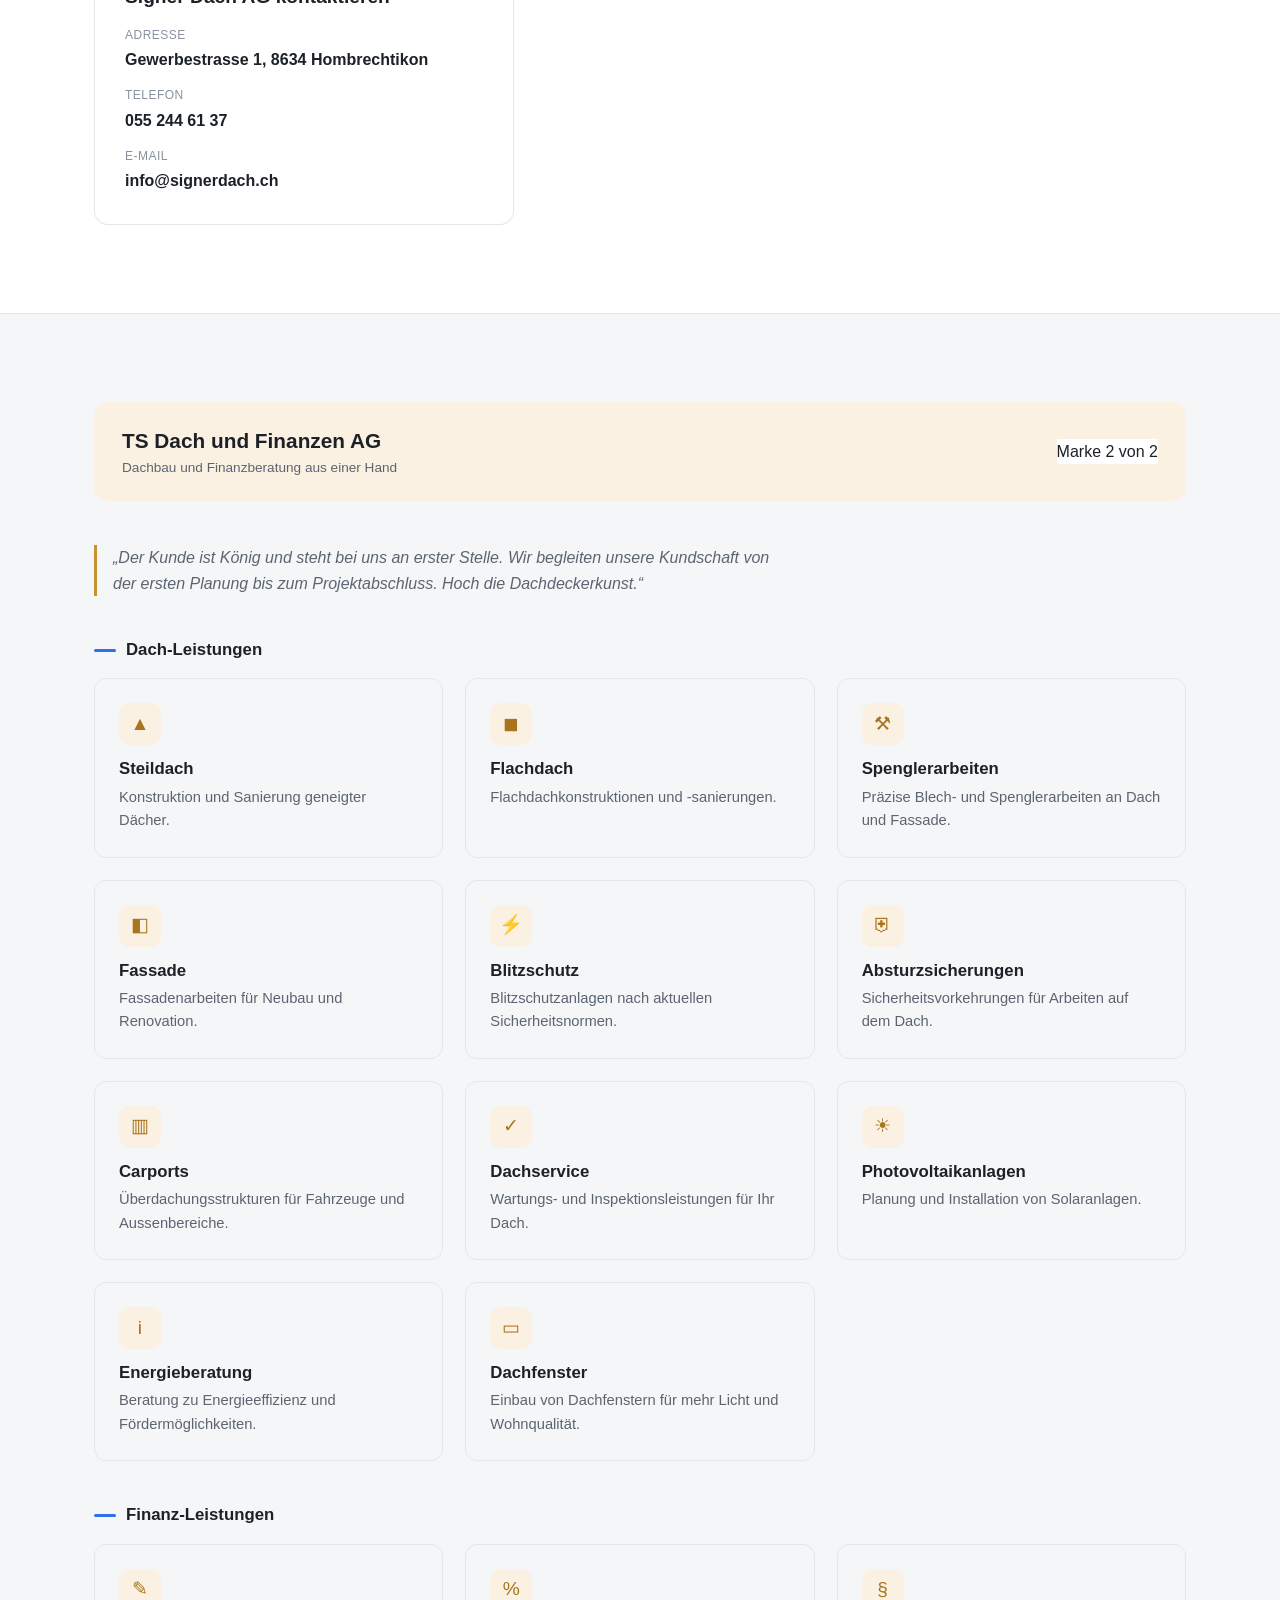
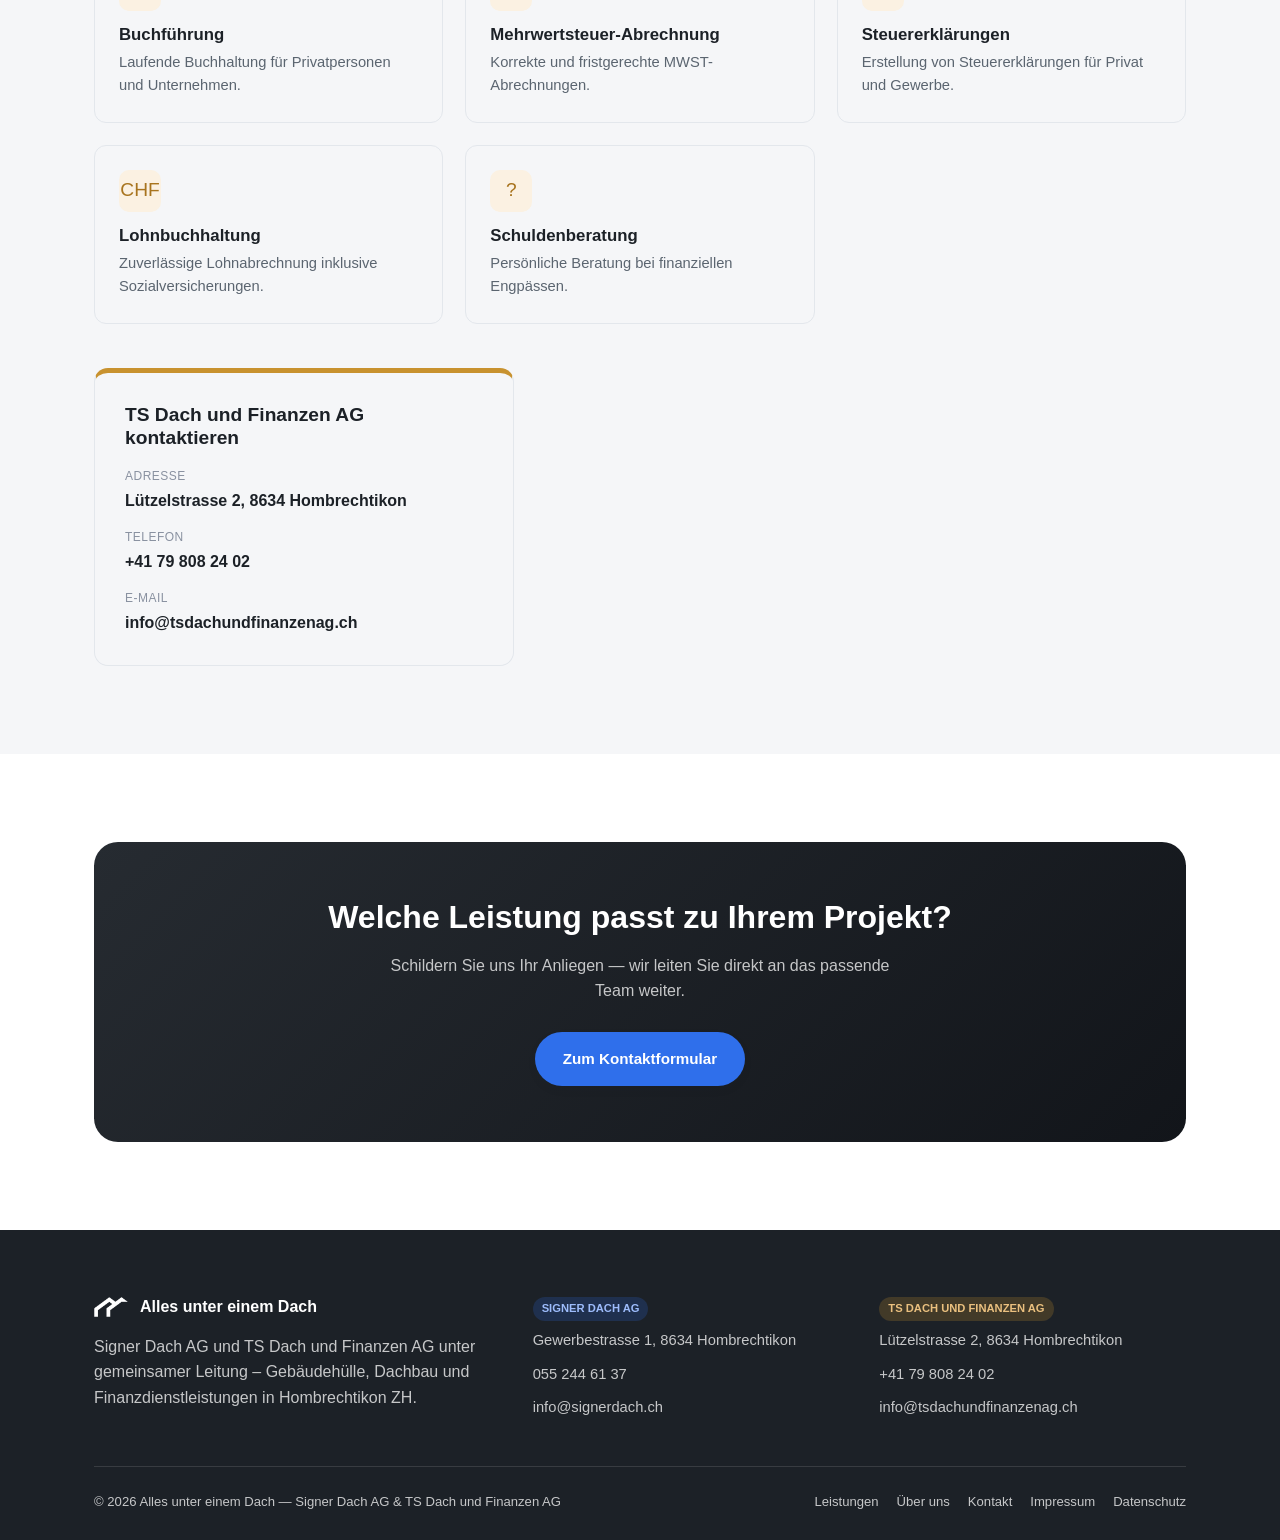
<file: leistungen.html>
<!DOCTYPE html>
<html lang="de">
<head>
<meta charset="UTF-8">
<meta name="viewport" content="width=device-width, initial-scale=1.0">
<title>Leistungen | Alles unter einem Dach</title>
<meta name="description" content="Alle Leistungen von Signer Dach AG (Gebäudehülle) und TS Dach und Finanzen AG (Dach &amp; Finanzen) im Überblick.">
<link rel="icon" href="assets/favicon.ico" sizes="any">
<link rel="icon" type="image/svg+xml" href="assets/favicon.svg">
<link rel="stylesheet" href="css/style.css">
</head>
<body>

<header class="site-header">
  <div class="container header-inner">
    <a href="index.html" class="brand">
      <img src="assets/logo.svg" alt="Alles unter einem Dach Logo">
      <span>Alles unter einem Dach
        <small>Signer Dach AG &amp; TS Dach und Finanzen AG</small>
      </span>
    </a>
    <nav class="main-nav">
      <a href="index.html">Home</a>
      <a href="leistungen.html" class="active">Leistungen</a>
      <a href="ueber-uns.html">Über uns</a>
      <a href="kontakt.html">Kontakt</a>
    </nav>
    <div class="header-actions">
      <a href="tel:+41552446137" class="btn btn-ghost btn-sm">☎ 055 244 61 37</a>
      <a href="kontakt.html" class="btn btn-primary btn-sm">Offerte anfragen</a>
      <button class="nav-toggle" aria-label="Menü öffnen" aria-expanded="false">
        <span></span><span></span><span></span>
      </button>
    </div>
  </div>
</header>

<section class="hero" style="padding:70px 0 60px;">
  <div class="container">
    <div class="hero-tag"><span class="dot-blue">●</span> Signer Dach AG <span class="dot-gold">●</span> TS Dach und Finanzen AG</div>
    <h1 style="font-size:clamp(1.8rem,4vw,2.6rem);">Unsere Leistungen</h1>
    <p class="lead">Zwei Firmen, klar getrennt nach Marke und Fachgebiet – gemeinsam bilden sie das komplette Angebot rund um Gebäudehülle und Finanzen.</p>
    <div class="hero-actions" style="margin-bottom:0;">
      <a href="#signerdach" class="btn btn-outline">Signer Dach AG</a>
      <a href="#tsdach" class="btn btn-outline">TS Dach und Finanzen AG</a>
    </div>
  </div>
</section>

<!-- ============ SIGNER DACH AG ============ -->
<section class="brand-section" id="signerdach">
  <div class="container">
    <div class="brand-banner">
      <div class="name">Signer Dach AG<span>Ihr Spezialist für die Gebäudehülle — seit 1992</span></div>
      <span class="badge" style="background:#fff;">Marke 1 von 2</span>
    </div>
    <p class="quote" style="border-left:3px solid var(--blue); padding-left:16px; font-style:italic; color:var(--muted); max-width:680px;">„Qualität und Kundenzufriedenheit stehen an oberster Stelle – auf Basis von gründlichem Erlernen und Beherrschen unserer Disziplinen, konstruktiver Kommunikation und strikter Kontrolle. Bis es fertig ist, stehen wir Ihnen zur Seite.“</p>

    <div class="service-grid" style="margin-top:36px;">
      <div class="service-card">
        <div class="icon">▲</div>
        <h4>Steilbedachung</h4>
        <p>Schutz vor Regen, Schnee und Sturm sowie Wärme- und Hitzeschutz — moderne Technik trifft traditionelles Handwerk.</p>
      </div>
      <div class="service-card">
        <div class="icon">◼</div>
        <h4>Flachbedachung</h4>
        <p>Bestmögliche Raumausnutzung, grosse Nutzungsvielfalt und architektonische Freiheiten dank fachgerechter Montage.</p>
      </div>
      <div class="service-card">
        <div class="icon">◧</div>
        <h4>Fassadenbau</h4>
        <p>Hinterlüftete Fassadenaufbauten setzen bauphysikalische Anforderungen ideal um — vielfältige Material- und Farboptionen.</p>
      </div>
      <div class="service-card">
        <div class="icon">☀</div>
        <h4>Solaranlagen</h4>
        <p>Photovoltaik und Warmwassererzeugung, von der Planung bis zur Übergabe — nicht weil es modern ist, sondern aus Überzeugung.</p>
      </div>
      <div class="service-card">
        <div class="icon">✓</div>
        <h4>Unterhaltsarbeiten</h4>
        <p>Regelmässige Kontroll-, Reinigungs- und Reparaturarbeiten für die Langlebigkeit Ihres Dachs — auch als Service-Abo.</p>
      </div>
      <div class="service-card">
        <div class="icon">▤</div>
        <h4>Gehbeläge, Begrünung &amp; Absturzsicherung</h4>
        <p>Nutzbare Dachflächen, Dachbegrünungen und normgerechte Absturzsicherungen für Ihre Sicherheit.</p>
      </div>
      <div class="service-card">
        <div class="icon">§</div>
        <h4>Fördergelder &amp; Baugesuche</h4>
        <p>Wir unterstützen Sie bei Fördergeldgesuchen und begleiten Sie durch das Baubewilligungsverfahren.</p>
      </div>
    </div>

    <div class="contact-card" style="margin-top:44px; max-width:420px;">
      <h3>Signer Dach AG kontaktieren</h3>
      <dl>
        <dt>Adresse</dt><dd>Gewerbestrasse 1, 8634 Hombrechtikon</dd>
        <dt>Telefon</dt><dd><a href="tel:+41552446137">055 244 61 37</a></dd>
        <dt>E-Mail</dt><dd><a href="mailto:info@signerdach.ch">info@signerdach.ch</a></dd>
      </dl>
    </div>
  </div>
</section>

<!-- ============ TS DACH UND FINANZEN AG ============ -->
<section class="brand-section bg-soft" id="tsdach">
  <div class="container">
    <div class="brand-banner gold">
      <div class="name">TS Dach und Finanzen AG<span>Dachbau und Finanzberatung aus einer Hand</span></div>
      <span class="badge" style="background:#fff;">Marke 2 von 2</span>
    </div>
    <p class="quote" style="border-left:3px solid var(--gold); padding-left:16px; font-style:italic; color:var(--muted); max-width:680px;">„Der Kunde ist König und steht bei uns an erster Stelle. Wir begleiten unsere Kundschaft von der ersten Planung bis zum Projektabschluss. Hoch die Dachdeckerkunst.“</p>

    <h3 class="subhead">Dach-Leistungen</h3>
    <div class="service-grid gold">
      <div class="service-card"><div class="icon">▲</div><h4>Steildach</h4><p>Konstruktion und Sanierung geneigter Dächer.</p></div>
      <div class="service-card"><div class="icon">◼</div><h4>Flachdach</h4><p>Flachdachkonstruktionen und -sanierungen.</p></div>
      <div class="service-card"><div class="icon">⚒</div><h4>Spenglerarbeiten</h4><p>Präzise Blech- und Spenglerarbeiten an Dach und Fassade.</p></div>
      <div class="service-card"><div class="icon">◧</div><h4>Fassade</h4><p>Fassadenarbeiten für Neubau und Renovation.</p></div>
      <div class="service-card"><div class="icon">⚡</div><h4>Blitzschutz</h4><p>Blitzschutzanlagen nach aktuellen Sicherheitsnormen.</p></div>
      <div class="service-card"><div class="icon">⛨</div><h4>Absturzsicherungen</h4><p>Sicherheitsvorkehrungen für Arbeiten auf dem Dach.</p></div>
      <div class="service-card"><div class="icon">▥</div><h4>Carports</h4><p>Überdachungsstrukturen für Fahrzeuge und Aussenbereiche.</p></div>
      <div class="service-card"><div class="icon">✓</div><h4>Dachservice</h4><p>Wartungs- und Inspektionsleistungen für Ihr Dach.</p></div>
      <div class="service-card"><div class="icon">☀</div><h4>Photovoltaikanlagen</h4><p>Planung und Installation von Solaranlagen.</p></div>
      <div class="service-card"><div class="icon">i</div><h4>Energieberatung</h4><p>Beratung zu Energieeffizienz und Fördermöglichkeiten.</p></div>
      <div class="service-card"><div class="icon">▭</div><h4>Dachfenster</h4><p>Einbau von Dachfenstern für mehr Licht und Wohnqualität.</p></div>
    </div>

    <h3 class="subhead">Finanz-Leistungen</h3>
    <div class="service-grid gold">
      <div class="service-card"><div class="icon">✎</div><h4>Buchführung</h4><p>Laufende Buchhaltung für Privatpersonen und Unternehmen.</p></div>
      <div class="service-card"><div class="icon">%</div><h4>Mehrwertsteuer-Abrechnung</h4><p>Korrekte und fristgerechte MWST-Abrechnungen.</p></div>
      <div class="service-card"><div class="icon">§</div><h4>Steuererklärungen</h4><p>Erstellung von Steuererklärungen für Privat und Gewerbe.</p></div>
      <div class="service-card"><div class="icon">CHF</div><h4>Lohnbuchhaltung</h4><p>Zuverlässige Lohnabrechnung inklusive Sozialversicherungen.</p></div>
      <div class="service-card"><div class="icon">?</div><h4>Schuldenberatung</h4><p>Persönliche Beratung bei finanziellen Engpässen.</p></div>
    </div>

    <div class="contact-card gold" style="margin-top:44px; max-width:420px;">
      <h3>TS Dach und Finanzen AG kontaktieren</h3>
      <dl>
        <dt>Adresse</dt><dd>Lützelstrasse 2, 8634 Hombrechtikon</dd>
        <dt>Telefon</dt><dd><a href="tel:+41798082402">+41 79 808 24 02</a></dd>
        <dt>E-Mail</dt><dd><a href="mailto:info@tsdachundfinanzenag.ch">info@tsdachundfinanzenag.ch</a></dd>
      </dl>
    </div>
  </div>
</section>

<section>
  <div class="container">
    <div class="cta-band">
      <h2>Welche Leistung passt zu Ihrem Projekt?</h2>
      <p>Schildern Sie uns Ihr Anliegen — wir leiten Sie direkt an das passende Team weiter.</p>
      <div class="btn-row">
        <a href="kontakt.html" class="btn btn-primary">Zum Kontaktformular</a>
      </div>
    </div>
  </div>
</section>

<footer class="site-footer">
  <div class="container">
    <div class="footer-grid">
      <div>
        <div class="footer-brand"><img src="assets/logo-white.svg" alt=""> Alles unter einem Dach</div>
        <p>Signer Dach AG und TS Dach und Finanzen AG unter gemeinsamer Leitung – Gebäudehülle, Dachbau und Finanzdienstleistungen in Hombrechtikon ZH.</p>
      </div>
      <div class="footer-col">
        <span class="tag blue">Signer Dach AG</span>
        <ul>
          <li>Gewerbestrasse 1, 8634 Hombrechtikon</li>
          <li><a href="tel:+41552446137">055 244 61 37</a></li>
          <li><a href="mailto:info@signerdach.ch">info@signerdach.ch</a></li>
        </ul>
      </div>
      <div class="footer-col">
        <span class="tag gold">TS Dach und Finanzen AG</span>
        <ul>
          <li>Lützelstrasse 2, 8634 Hombrechtikon</li>
          <li><a href="tel:+41798082402">+41 79 808 24 02</a></li>
          <li><a href="mailto:info@tsdachundfinanzenag.ch">info@tsdachundfinanzenag.ch</a></li>
        </ul>
      </div>
    </div>
    <div class="footer-bottom">
      <span>&copy; <span id="year"></span> Alles unter einem Dach — Signer Dach AG &amp; TS Dach und Finanzen AG</span>
      <ul>
        <li><a href="leistungen.html">Leistungen</a></li>
        <li><a href="ueber-uns.html">Über uns</a></li>
        <li><a href="kontakt.html">Kontakt</a></li>
        <li><a href="impressum.html">Impressum</a></li>
        <li><a href="datenschutz.html">Datenschutz</a></li>
      </ul>
    </div>
  </div>
</footer>

<script src="js/main.js"></script>
</body>
</html>
</file>
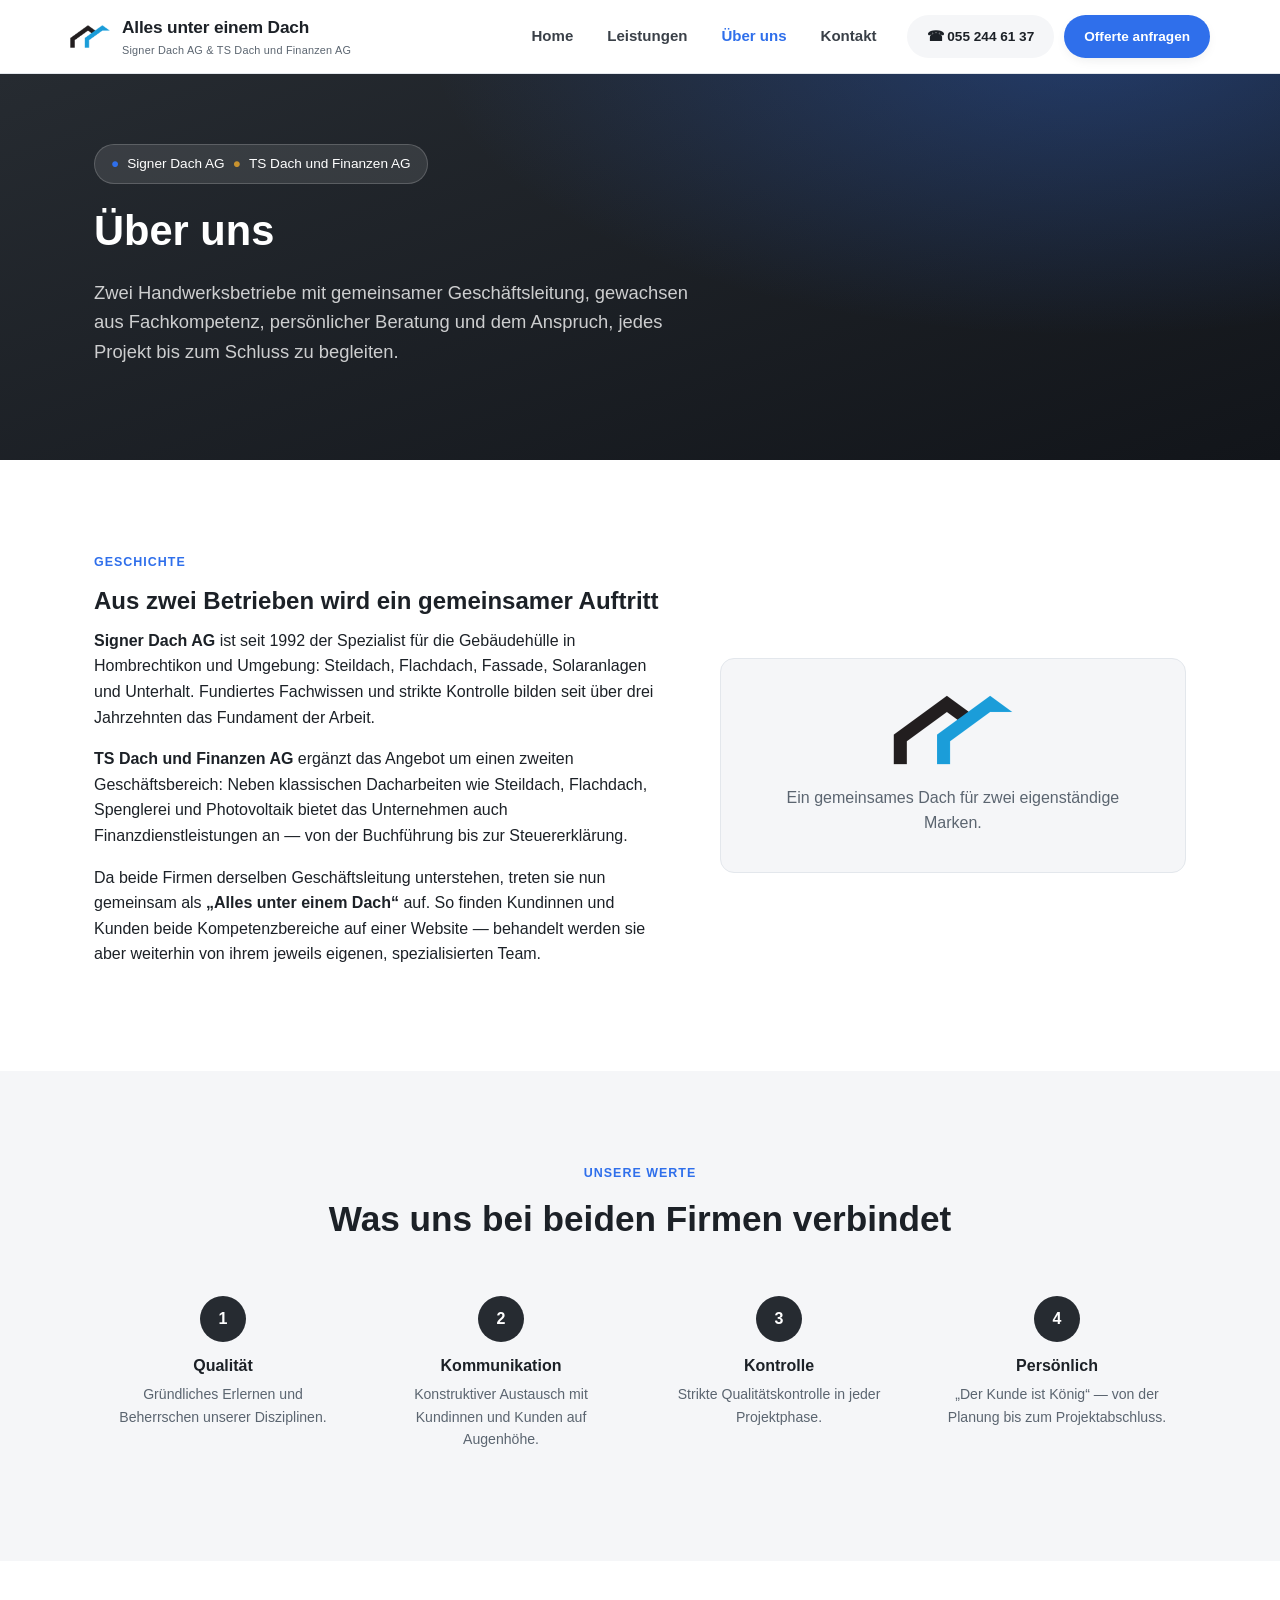
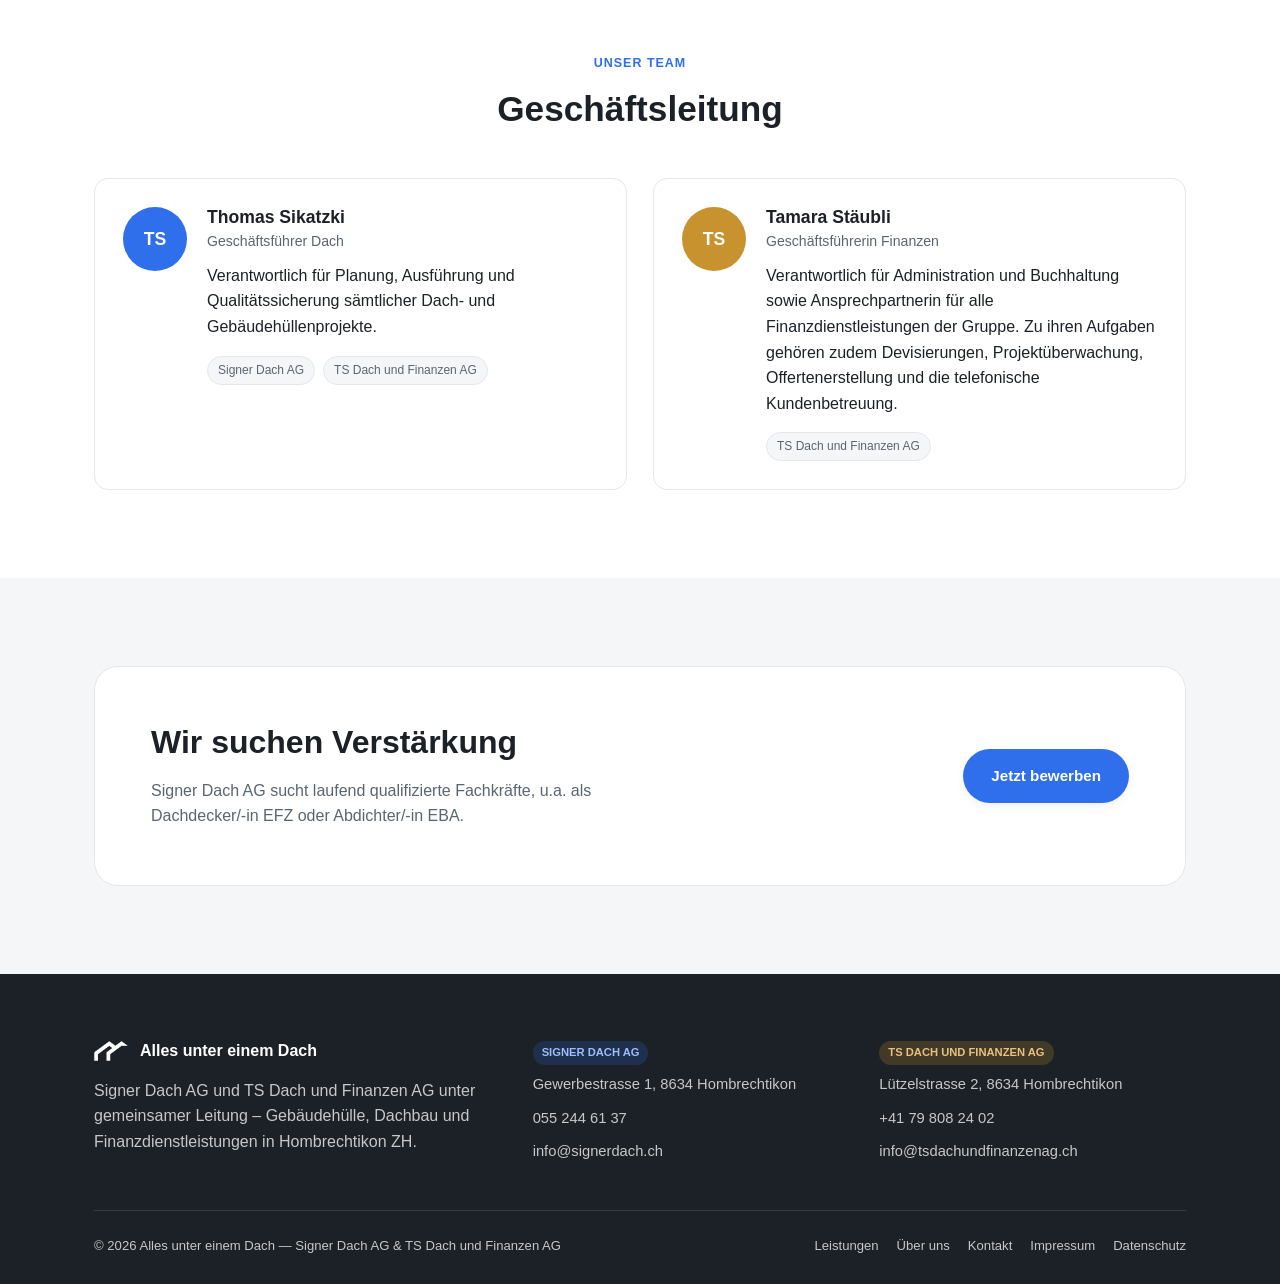
<file: ueber-uns.html>
<!DOCTYPE html>
<html lang="de">
<head>
<meta charset="UTF-8">
<meta name="viewport" content="width=device-width, initial-scale=1.0">
<title>Über uns | Alles unter einem Dach</title>
<meta name="description" content="Die Geschichte, Werte und das Team hinter Alles unter einem Dach – Signer Dach AG und TS Dach und Finanzen AG.">
<link rel="icon" href="assets/favicon.ico" sizes="any">
<link rel="icon" type="image/svg+xml" href="assets/favicon.svg">
<link rel="stylesheet" href="css/style.css">
</head>
<body>

<header class="site-header">
  <div class="container header-inner">
    <a href="index.html" class="brand">
      <img src="assets/logo.svg" alt="Alles unter einem Dach Logo">
      <span>Alles unter einem Dach
        <small>Signer Dach AG &amp; TS Dach und Finanzen AG</small>
      </span>
    </a>
    <nav class="main-nav">
      <a href="index.html">Home</a>
      <a href="leistungen.html">Leistungen</a>
      <a href="ueber-uns.html" class="active">Über uns</a>
      <a href="kontakt.html">Kontakt</a>
    </nav>
    <div class="header-actions">
      <a href="tel:+41552446137" class="btn btn-ghost btn-sm">☎ 055 244 61 37</a>
      <a href="kontakt.html" class="btn btn-primary btn-sm">Offerte anfragen</a>
      <button class="nav-toggle" aria-label="Menü öffnen" aria-expanded="false">
        <span></span><span></span><span></span>
      </button>
    </div>
  </div>
</header>

<section class="hero" style="padding:70px 0 60px;">
  <div class="container">
    <div class="hero-tag"><span class="dot-blue">●</span> Signer Dach AG <span class="dot-gold">●</span> TS Dach und Finanzen AG</div>
    <h1 style="font-size:clamp(1.8rem,4vw,2.6rem);">Über uns</h1>
    <p class="lead">Zwei Handwerksbetriebe mit gemeinsamer Geschäftsleitung, gewachsen aus Fachkompetenz, persönlicher Beratung und dem Anspruch, jedes Projekt bis zum Schluss zu begleiten.</p>
  </div>
</section>

<section>
  <div class="container">
    <div class="story">
      <div>
        <span class="eyebrow">Geschichte</span>
        <h2>Aus zwei Betrieben wird ein gemeinsamer Auftritt</h2>
        <p><strong>Signer Dach AG</strong> ist seit 1992 der Spezialist für die Gebäudehülle in Hombrechtikon und Umgebung: Steildach, Flachdach, Fassade, Solaranlagen und Unterhalt. Fundiertes Fachwissen und strikte Kontrolle bilden seit über drei Jahrzehnten das Fundament der Arbeit.</p>
        <p><strong>TS Dach und Finanzen AG</strong> ergänzt das Angebot um einen zweiten Geschäftsbereich: Neben klassischen Dacharbeiten wie Steildach, Flachdach, Spenglerei und Photovoltaik bietet das Unternehmen auch Finanzdienstleistungen an — von der Buchführung bis zur Steuererklärung.</p>
        <p>Da beide Firmen derselben Geschäftsleitung unterstehen, treten sie nun gemeinsam als <strong>„Alles unter einem Dach“</strong> auf. So finden Kundinnen und Kunden beide Kompetenzbereiche auf einer Website — behandelt werden sie aber weiterhin von ihrem jeweils eigenen, spezialisierten Team.</p>
      </div>
      <div class="story-figure">
        <img src="assets/logo.svg" alt="" class="merge-mark">
        <p style="text-align:center; color:var(--muted); margin:0;">Ein gemeinsames Dach für zwei eigenständige Marken.</p>
      </div>
    </div>
  </div>
</section>

<section class="bg-soft">
  <div class="container">
    <div class="section-head center">
      <span class="eyebrow">Unsere Werte</span>
      <h2>Was uns bei beiden Firmen verbindet</h2>
    </div>
    <div class="value-grid">
      <div class="value-item">
        <div class="num">1</div>
        <h4>Qualität</h4>
        <p>Gründliches Erlernen und Beherrschen unserer Disziplinen.</p>
      </div>
      <div class="value-item">
        <div class="num">2</div>
        <h4>Kommunikation</h4>
        <p>Konstruktiver Austausch mit Kundinnen und Kunden auf Augenhöhe.</p>
      </div>
      <div class="value-item">
        <div class="num">3</div>
        <h4>Kontrolle</h4>
        <p>Strikte Qualitätskontrolle in jeder Projektphase.</p>
      </div>
      <div class="value-item">
        <div class="num">4</div>
        <h4>Persönlich</h4>
        <p>„Der Kunde ist König“ — von der Planung bis zum Projektabschluss.</p>
      </div>
    </div>
  </div>
</section>

<section>
  <div class="container">
    <div class="section-head center">
      <span class="eyebrow">Unser Team</span>
      <h2>Geschäftsleitung</h2>
    </div>
    <div class="team-grid">
      <div class="team-card">
        <div class="avatar">TS</div>
        <div>
          <h4>Thomas Sikatzki</h4>
          <span class="role">Geschäftsführer Dach</span>
          <p>Verantwortlich für Planung, Ausführung und Qualitätssicherung sämtlicher Dach- und Gebäudehüllenprojekte.</p>
          <div class="companies">
            <span>Signer Dach AG</span>
            <span>TS Dach und Finanzen AG</span>
          </div>
        </div>
      </div>
      <div class="team-card gold">
        <div class="avatar">TS</div>
        <div>
          <h4>Tamara Stäubli</h4>
          <span class="role">Geschäftsführerin Finanzen</span>
          <p>Verantwortlich für Administration und Buchhaltung sowie Ansprechpartnerin für alle Finanzdienstleistungen der Gruppe. Zu ihren Aufgaben gehören zudem Devisierungen, Projektüberwachung, Offertenerstellung und die telefonische Kundenbetreuung.</p>
          <div class="companies">
            <span>TS Dach und Finanzen AG</span>
          </div>
        </div>
      </div>
    </div>
  </div>
</section>

<section class="bg-soft">
  <div class="container">
    <div class="cta-band" style="background:var(--bg); border:1px solid var(--border); color:var(--ink); text-align:left; display:flex; align-items:center; justify-content:space-between; gap:24px; flex-wrap:wrap;">
      <div style="max-width:520px;">
        <h2 style="color:var(--ink);">Wir suchen Verstärkung</h2>
        <p style="color:var(--muted); margin:0;">Signer Dach AG sucht laufend qualifizierte Fachkräfte, u.a. als Dachdecker/-in EFZ oder Abdichter/-in EBA.</p>
      </div>
      <a href="mailto:info@signerdach.ch?subject=Bewerbung" class="btn btn-primary">Jetzt bewerben</a>
    </div>
  </div>
</section>

<footer class="site-footer">
  <div class="container">
    <div class="footer-grid">
      <div>
        <div class="footer-brand"><img src="assets/logo-white.svg" alt=""> Alles unter einem Dach</div>
        <p>Signer Dach AG und TS Dach und Finanzen AG unter gemeinsamer Leitung – Gebäudehülle, Dachbau und Finanzdienstleistungen in Hombrechtikon ZH.</p>
      </div>
      <div class="footer-col">
        <span class="tag blue">Signer Dach AG</span>
        <ul>
          <li>Gewerbestrasse 1, 8634 Hombrechtikon</li>
          <li><a href="tel:+41552446137">055 244 61 37</a></li>
          <li><a href="mailto:info@signerdach.ch">info@signerdach.ch</a></li>
        </ul>
      </div>
      <div class="footer-col">
        <span class="tag gold">TS Dach und Finanzen AG</span>
        <ul>
          <li>Lützelstrasse 2, 8634 Hombrechtikon</li>
          <li><a href="tel:+41798082402">+41 79 808 24 02</a></li>
          <li><a href="mailto:info@tsdachundfinanzenag.ch">info@tsdachundfinanzenag.ch</a></li>
        </ul>
      </div>
    </div>
    <div class="footer-bottom">
      <span>&copy; <span id="year"></span> Alles unter einem Dach — Signer Dach AG &amp; TS Dach und Finanzen AG</span>
      <ul>
        <li><a href="leistungen.html">Leistungen</a></li>
        <li><a href="ueber-uns.html">Über uns</a></li>
        <li><a href="kontakt.html">Kontakt</a></li>
        <li><a href="impressum.html">Impressum</a></li>
        <li><a href="datenschutz.html">Datenschutz</a></li>
      </ul>
    </div>
  </div>
</footer>

<script src="js/main.js"></script>
</body>
</html>
</file>
<file: css/style.css>
/* ==========================================================================
   Alles unter einem Dach – gemeinsames Stylesheet
   Marken: Signer Dach AG (Blau) · TS Dach und Finanzen AG (Gold)
   ========================================================================== */

:root {
  --ink: #1c2127;
  --charcoal: #262b31;
  --charcoal-soft: #3a4048;
  --blue: #2f6feb;
  --blue-dark: #1f4fb8;
  --blue-tint: #eaf1ff;
  --gold: #c8922f;
  --gold-dark: #a8741e;
  --gold-tint: #fbf1e2;
  --bg: #ffffff;
  --bg-soft: #f5f6f8;
  --bg-charcoal: #1c2127;
  --border: #e3e7ec;
  --muted: #5b6570;
  --muted-light: #8991a0;
  --radius: 14px;
  --shadow: 0 10px 30px -12px rgba(28, 33, 39, 0.18);
  --shadow-sm: 0 4px 14px -6px rgba(28, 33, 39, 0.15);
  --max: 1140px;
  --font: "Segoe UI", "Helvetica Neue", Arial, "Noto Sans", sans-serif;
}

* { box-sizing: border-box; }

html { scroll-behavior: smooth; }

body {
  margin: 0;
  font-family: var(--font);
  color: var(--ink);
  background: var(--bg);
  line-height: 1.6;
  -webkit-font-smoothing: antialiased;
}

img, svg { max-width: 100%; display: block; }

a { color: inherit; text-decoration: none; }

h1, h2, h3, h4 { line-height: 1.2; margin: 0 0 0.5em; font-weight: 700; }
p { margin: 0 0 1em; }
ul { margin: 0; padding: 0; list-style: none; }

.container {
  max-width: var(--max);
  margin: 0 auto;
  padding: 0 24px;
}

section { padding: 88px 0; }
@media (max-width: 720px) {
  section { padding: 56px 0; }
}

.eyebrow {
  display: inline-block;
  font-size: 0.78rem;
  font-weight: 700;
  letter-spacing: 0.08em;
  text-transform: uppercase;
  color: var(--blue);
  margin-bottom: 14px;
}

.section-head {
  max-width: 680px;
  margin-bottom: 48px;
}
.section-head.center { margin-left: auto; margin-right: auto; text-align: center; }

.section-head h2 { font-size: clamp(1.6rem, 3vw, 2.2rem); }
.section-head p { color: var(--muted); font-size: 1.05rem; }

/* ---------- Buttons ---------- */
.btn {
  display: inline-flex;
  align-items: center;
  gap: 8px;
  padding: 13px 26px;
  border-radius: 999px;
  font-weight: 600;
  font-size: 0.95rem;
  cursor: pointer;
  border: 2px solid transparent;
  transition: transform 0.15s ease, box-shadow 0.15s ease, background 0.15s ease, color 0.15s ease;
  white-space: nowrap;
}
.btn:hover { transform: translateY(-2px); }
.btn-primary { background: var(--blue); color: #fff; box-shadow: var(--shadow-sm); }
.btn-primary:hover { background: var(--blue-dark); }
.btn-gold { background: var(--gold); color: #fff; box-shadow: var(--shadow-sm); }
.btn-gold:hover { background: var(--gold-dark); }
.btn-outline { background: transparent; border-color: rgba(255,255,255,0.55); color: #fff; }
.btn-outline:hover { background: rgba(255,255,255,0.12); }
.btn-outline-dark { background: transparent; border-color: var(--border); color: var(--ink); }
.btn-outline-dark:hover { border-color: var(--blue); color: var(--blue); }
.btn-ghost { background: var(--bg-soft); color: var(--ink); }
.btn-ghost:hover { background: var(--border); }
.btn-sm { padding: 9px 18px; font-size: 0.85rem; }

/* ---------- Header ---------- */
.site-header {
  position: sticky;
  top: 0;
  z-index: 100;
  background: rgba(255,255,255,0.92);
  backdrop-filter: blur(8px);
  border-bottom: 1px solid var(--border);
}
.header-inner {
  display: flex;
  align-items: center;
  justify-content: space-between;
  padding: 14px 0;
  gap: 16px;
}
.brand {
  display: flex;
  align-items: center;
  gap: 12px;
  font-weight: 800;
  font-size: 1.08rem;
  letter-spacing: -0.01em;
  min-width: 0;
  flex: 1 1 auto;
}
.brand img { width: 40px; height: auto; flex-shrink: 0; }
.brand > span { min-width: 0; white-space: nowrap; overflow: hidden; text-overflow: ellipsis; }
.brand small {
  display: block;
  font-weight: 500;
  font-size: 0.68rem;
  color: var(--muted);
  letter-spacing: 0.02em;
  white-space: nowrap;
  overflow: hidden;
  text-overflow: ellipsis;
}

.main-nav {
  display: flex;
  align-items: center;
  gap: 6px;
}
.main-nav a {
  padding: 10px 14px;
  border-radius: 8px;
  font-weight: 600;
  font-size: 0.94rem;
  color: var(--charcoal-soft);
  transition: background 0.15s ease, color 0.15s ease;
}
.main-nav a:hover { background: var(--bg-soft); color: var(--ink); }
.main-nav a.active { color: var(--blue); }

.header-actions { display: flex; align-items: center; gap: 10px; }
.nav-toggle {
  display: none;
  flex-direction: column;
  gap: 4px;
  background: none;
  border: none;
  cursor: pointer;
  padding: 8px;
}
.nav-toggle span { width: 22px; height: 2px; background: var(--ink); border-radius: 2px; }

@media (max-width: 900px) {
  .main-nav {
    position: absolute;
    top: 100%; left: 0; right: 0;
    background: #fff;
    flex-direction: column;
    align-items: stretch;
    padding: 10px 20px 18px;
    border-bottom: 1px solid var(--border);
    box-shadow: var(--shadow);
    display: none;
  }
  .main-nav.open { display: flex; }
  .main-nav a { padding: 12px 8px; }
  .nav-toggle { display: flex; }
}

@media (max-width: 640px) {
  .brand small { display: none; }
  .header-actions a.btn-ghost { display: none; }
}

@media (max-width: 460px) {
  .header-actions a.btn-primary { display: none; }
}

/* ---------- Hero ---------- */
.hero {
  background:
    radial-gradient(1100px 500px at 85% -10%, rgba(47,111,235,0.35), transparent 60%),
    linear-gradient(160deg, var(--charcoal), #12151a);
  color: #fff;
  padding: 110px 0 90px;
  position: relative;
  overflow: hidden;
}
.hero .container { position: relative; z-index: 1; }
.hero-tag {
  display: inline-flex;
  align-items: center;
  gap: 8px;
  background: rgba(255,255,255,0.1);
  border: 1px solid rgba(255,255,255,0.18);
  padding: 8px 16px;
  border-radius: 999px;
  font-size: 0.85rem;
  margin-bottom: 22px;
}
.hero-tag .dot-blue { color: var(--blue); }
.hero-tag .dot-gold { color: var(--gold); }
.hero h1 {
  font-size: clamp(2.2rem, 5vw, 3.4rem);
  max-width: 780px;
  margin-bottom: 22px;
}
.hero p.lead {
  font-size: 1.15rem;
  color: rgba(255,255,255,0.78);
  max-width: 620px;
  margin-bottom: 34px;
}
.hero-actions { display: flex; gap: 14px; flex-wrap: wrap; margin-bottom: 56px; }

.hero-brandbar {
  display: flex;
  gap: 18px;
  flex-wrap: wrap;
}
.hero-brandbar .chip {
  display: flex;
  align-items: center;
  gap: 10px;
  background: rgba(255,255,255,0.06);
  border: 1px solid rgba(255,255,255,0.14);
  padding: 12px 18px;
  border-radius: 12px;
  font-size: 0.9rem;
}
.hero-brandbar .swatch { width: 10px; height: 10px; border-radius: 3px; }
.swatch-blue { background: var(--blue); }
.swatch-gold { background: var(--gold); }

/* ---------- Intro / Story ---------- */
.story {
  display: grid;
  grid-template-columns: 1.1fr 0.9fr;
  gap: 56px;
  align-items: center;
}
@media (max-width: 860px) { .story { grid-template-columns: 1fr; } }
.story-figure {
  background: var(--bg-soft);
  border-radius: var(--radius);
  padding: 36px;
  border: 1px solid var(--border);
}
.story-figure .merge-mark { width: 120px; margin: 0 auto 20px; }
.story-stats {
  display: grid;
  grid-template-columns: 1fr 1fr;
  gap: 18px;
  margin-top: 8px;
}
.stat b { display: block; font-size: 1.7rem; color: var(--charcoal); }
.stat span { font-size: 0.85rem; color: var(--muted); }

/* ---------- Brand cards ---------- */
.brand-grid {
  display: grid;
  grid-template-columns: 1fr 1fr;
  gap: 28px;
}
@media (max-width: 860px) { .brand-grid { grid-template-columns: 1fr; } }

.brand-card {
  border: 1px solid var(--border);
  border-radius: var(--radius);
  padding: 34px;
  background: #fff;
  box-shadow: var(--shadow-sm);
  border-top: 5px solid var(--blue);
  display: flex;
  flex-direction: column;
  height: 100%;
}
.brand-card.gold { border-top-color: var(--gold); }
.brand-card .badge {
  display: inline-block;
  align-self: flex-start;
  font-size: 0.72rem;
  font-weight: 700;
  letter-spacing: 0.05em;
  text-transform: uppercase;
  padding: 6px 12px;
  border-radius: 999px;
  background: var(--blue-tint);
  color: var(--blue-dark);
  margin-bottom: 16px;
}
.brand-card.gold .badge { background: var(--gold-tint); color: var(--gold-dark); }
.brand-card h3 { font-size: 1.4rem; }
.brand-card .quote {
  font-style: italic;
  color: var(--muted);
  border-left: 3px solid var(--blue);
  padding-left: 14px;
  margin: 16px 0;
}
.brand-card.gold .quote { border-left-color: var(--gold); }
.brand-card ul.tags {
  display: flex;
  flex-wrap: wrap;
  gap: 8px;
  margin: 18px 0 26px;
}
.brand-card ul.tags li {
  background: var(--bg-soft);
  border: 1px solid var(--border);
  padding: 6px 12px;
  border-radius: 999px;
  font-size: 0.82rem;
  color: var(--charcoal-soft);
}
.brand-card .card-footer {
  margin-top: auto;
  display: flex;
  align-items: center;
  justify-content: space-between;
  flex-wrap: wrap;
  gap: 10px;
  padding-top: 18px;
  border-top: 1px dashed var(--border);
  font-size: 0.88rem;
  color: var(--muted);
}

/* ---------- Services ---------- */
.service-grid {
  display: grid;
  grid-template-columns: repeat(3, 1fr);
  gap: 22px;
}
@media (max-width: 900px) { .service-grid { grid-template-columns: repeat(2, 1fr); } }
@media (max-width: 600px) { .service-grid { grid-template-columns: 1fr; } }

.service-card {
  background: var(--bg-soft);
  border: 1px solid var(--border);
  border-radius: 12px;
  padding: 24px;
  transition: transform 0.15s ease, box-shadow 0.15s ease, border-color 0.15s ease;
}
.service-card:hover { transform: translateY(-3px); box-shadow: var(--shadow-sm); border-color: var(--blue); }
.service-card .icon {
  width: 42px; height: 42px;
  border-radius: 10px;
  display: flex; align-items: center; justify-content: center;
  background: var(--blue-tint);
  color: var(--blue-dark);
  margin-bottom: 14px;
  font-size: 1.2rem;
}
.service-grid.gold .service-card:hover { border-color: var(--gold); }
.service-grid.gold .service-card .icon { background: var(--gold-tint); color: var(--gold-dark); }
.service-card h4 { font-size: 1.05rem; margin-bottom: 6px; }
.service-card p { color: var(--muted); font-size: 0.92rem; margin: 0; }

/* ---------- Brand section wrapper (Leistungen page) ---------- */
.brand-section { border-top: 1px solid var(--border); }
.brand-banner {
  display: flex;
  align-items: center;
  justify-content: space-between;
  flex-wrap: wrap;
  gap: 20px;
  padding: 22px 28px;
  border-radius: var(--radius);
  margin-bottom: 44px;
  background: var(--blue-tint);
}
.brand-banner.gold { background: var(--gold-tint); }
.brand-banner .name { font-size: 1.3rem; font-weight: 800; }
.brand-banner .name span { display:block; font-weight: 500; font-size: 0.85rem; color: var(--muted); }

.subhead {
  font-size: 1.05rem;
  font-weight: 700;
  margin: 44px 0 18px;
  display: flex;
  align-items: center;
  gap: 10px;
}
.subhead::before {
  content: "";
  width: 22px; height: 3px; border-radius: 2px;
  background: var(--blue);
}
.gold-block .subhead::before { background: var(--gold); }

/* ---------- Team ---------- */
.team-grid {
  display: grid;
  grid-template-columns: repeat(2, 1fr);
  gap: 26px;
}
@media (max-width: 700px) { .team-grid { grid-template-columns: 1fr; } }
.team-card {
  display: flex;
  gap: 20px;
  align-items: flex-start;
  padding: 28px;
  border: 1px solid var(--border);
  border-radius: var(--radius);
  background: #fff;
}
.avatar {
  width: 64px; height: 64px;
  border-radius: 50%;
  display: flex; align-items: center; justify-content: center;
  font-weight: 800;
  color: #fff;
  font-size: 1.1rem;
  flex-shrink: 0;
  background: var(--blue);
}
.team-card.gold .avatar { background: var(--gold); }
.team-card h4 { margin-bottom: 2px; font-size: 1.1rem; }
.team-card .role { color: var(--muted); font-size: 0.88rem; margin-bottom: 10px; display:block; }
.team-card .companies { display: flex; gap: 8px; flex-wrap: wrap; margin-top: 12px; }
.team-card .companies span {
  font-size: 0.75rem;
  padding: 4px 10px;
  border-radius: 999px;
  background: var(--bg-soft);
  border: 1px solid var(--border);
  color: var(--muted);
}

/* ---------- Values ---------- */
.value-grid {
  display: grid;
  grid-template-columns: repeat(4, 1fr);
  gap: 20px;
}
@media (max-width: 900px) { .value-grid { grid-template-columns: repeat(2, 1fr); } }
@media (max-width: 520px) { .value-grid { grid-template-columns: 1fr; } }
.value-item { text-align: center; padding: 8px; }
.value-item .num {
  width: 46px; height: 46px; border-radius: 50%;
  background: var(--charcoal);
  color: #fff;
  display: flex; align-items: center; justify-content: center;
  font-weight: 700;
  margin: 0 auto 14px;
}
.value-item h4 { font-size: 1rem; }
.value-item p { color: var(--muted); font-size: 0.88rem; }

/* ---------- Contact cards ---------- */
.contact-grid {
  display: grid;
  grid-template-columns: 1fr 1fr;
  gap: 26px;
  margin-bottom: 56px;
}
@media (max-width: 800px) { .contact-grid { grid-template-columns: 1fr; } }
.contact-card {
  border: 1px solid var(--border);
  border-radius: var(--radius);
  padding: 30px;
  border-top: 5px solid var(--blue);
}
.contact-card.gold { border-top-color: var(--gold); }
.contact-card h3 { font-size: 1.2rem; }
.contact-card dl { margin: 18px 0 0; }
.contact-card dt { font-size: 0.75rem; text-transform: uppercase; letter-spacing: 0.04em; color: var(--muted-light); margin-top: 14px; }
.contact-card dd { margin: 2px 0 0; font-weight: 600; }
.contact-card dd a:hover { color: var(--blue); }
.contact-card.gold dd a:hover { color: var(--gold-dark); }

.form-wrap {
  background: var(--bg-soft);
  border: 1px solid var(--border);
  border-radius: var(--radius);
  padding: 40px;
}
@media (max-width: 600px) { .form-wrap { padding: 24px; } }
.form-grid {
  display: grid;
  grid-template-columns: 1fr 1fr;
  gap: 18px;
}
@media (max-width: 640px) { .form-grid { grid-template-columns: 1fr; } }
.field { display: flex; flex-direction: column; gap: 6px; }
.field.full { grid-column: 1 / -1; }
.field label { font-size: 0.85rem; font-weight: 600; color: var(--charcoal-soft); }
.field input, .field select, .field textarea {
  padding: 12px 14px;
  border: 1px solid var(--border);
  border-radius: 9px;
  font-family: inherit;
  font-size: 0.95rem;
  background: #fff;
  color: var(--ink);
}
.field input:focus, .field select:focus, .field textarea:focus {
  outline: none;
  border-color: var(--blue);
  box-shadow: 0 0 0 3px var(--blue-tint);
}
.field.checkbox { flex-direction: row; align-items: flex-start; gap: 10px; }
.field.checkbox input { margin-top: 4px; }
.field.checkbox label { font-weight: 500; color: var(--muted); font-size: 0.86rem; }
.form-note { font-size: 0.8rem; color: var(--muted-light); margin-top: 14px; }
.form-success {
  display: none;
  background: var(--blue-tint);
  color: var(--blue-dark);
  border-radius: 9px;
  padding: 14px 16px;
  font-size: 0.9rem;
  margin-top: 16px;
}
.form-success.show { display: block; }
.form-success.error { background: #fdecea; color: #8a1c12; }

/* ---------- CTA band ---------- */
.cta-band {
  background: linear-gradient(135deg, var(--charcoal), #12151a);
  color: #fff;
  border-radius: 24px;
  padding: 56px;
  text-align: center;
}
@media (max-width: 600px) { .cta-band { padding: 36px 22px; border-radius: 16px; } }
.cta-band h2 { font-size: clamp(1.5rem, 3vw, 2rem); }
.cta-band p { color: rgba(255,255,255,0.75); max-width: 520px; margin: 0 auto 28px; }
.cta-band .btn-row { display: flex; gap: 14px; justify-content: center; flex-wrap: wrap; }

.bg-soft { background: var(--bg-soft); }

/* ---------- Footer ---------- */
.site-footer {
  background: var(--bg-charcoal);
  color: rgba(255,255,255,0.75);
  padding: 64px 0 28px;
}
.footer-grid {
  display: grid;
  grid-template-columns: 1.3fr 1fr 1fr;
  gap: 40px;
  padding-bottom: 36px;
  border-bottom: 1px solid rgba(255,255,255,0.12);
}
@media (max-width: 800px) { .footer-grid { grid-template-columns: 1fr 1fr; } }
@media (max-width: 560px) { .footer-grid { grid-template-columns: 1fr; } }
.footer-brand { display: flex; align-items: center; gap: 12px; font-weight: 800; color: #fff; margin-bottom: 14px; }
.footer-brand img { width: 34px; }
.footer-col h5 { color: #fff; font-size: 0.85rem; text-transform: uppercase; letter-spacing: 0.06em; margin-bottom: 16px; }
.footer-col ul li { margin-bottom: 10px; font-size: 0.92rem; }
.footer-col ul li a:hover { color: #fff; }
.footer-col .tag {
  display: inline-block;
  font-size: 0.7rem;
  font-weight: 700;
  text-transform: uppercase;
  padding: 3px 9px;
  border-radius: 999px;
  margin-bottom: 8px;
}
.footer-col .tag.blue { background: rgba(47,111,235,0.2); color: #9dbcfb; }
.footer-col .tag.gold { background: rgba(200,146,47,0.22); color: #eac07f; }
.footer-bottom {
  display: flex;
  justify-content: space-between;
  align-items: center;
  flex-wrap: wrap;
  gap: 12px;
  padding-top: 24px;
  font-size: 0.82rem;
}
.footer-bottom ul { display: flex; gap: 18px; flex-wrap: wrap; }
.footer-bottom ul li a:hover { color: #fff; }

/* ---------- Legal pages ---------- */
.legal h2 { margin-top: 40px; font-size: 1.15rem; }
.legal p, .legal li { color: var(--muted); }
.legal ul { list-style: disc; padding-left: 22px; margin-bottom: 1em; }
.legal ul li { margin-bottom: 6px; }

/* ---------- Placeholder note ---------- */
.fillin {
  background: var(--gold-tint);
  color: var(--gold-dark);
  padding: 2px 6px;
  border-radius: 4px;
  font-size: 0.9em;
}
</file>
